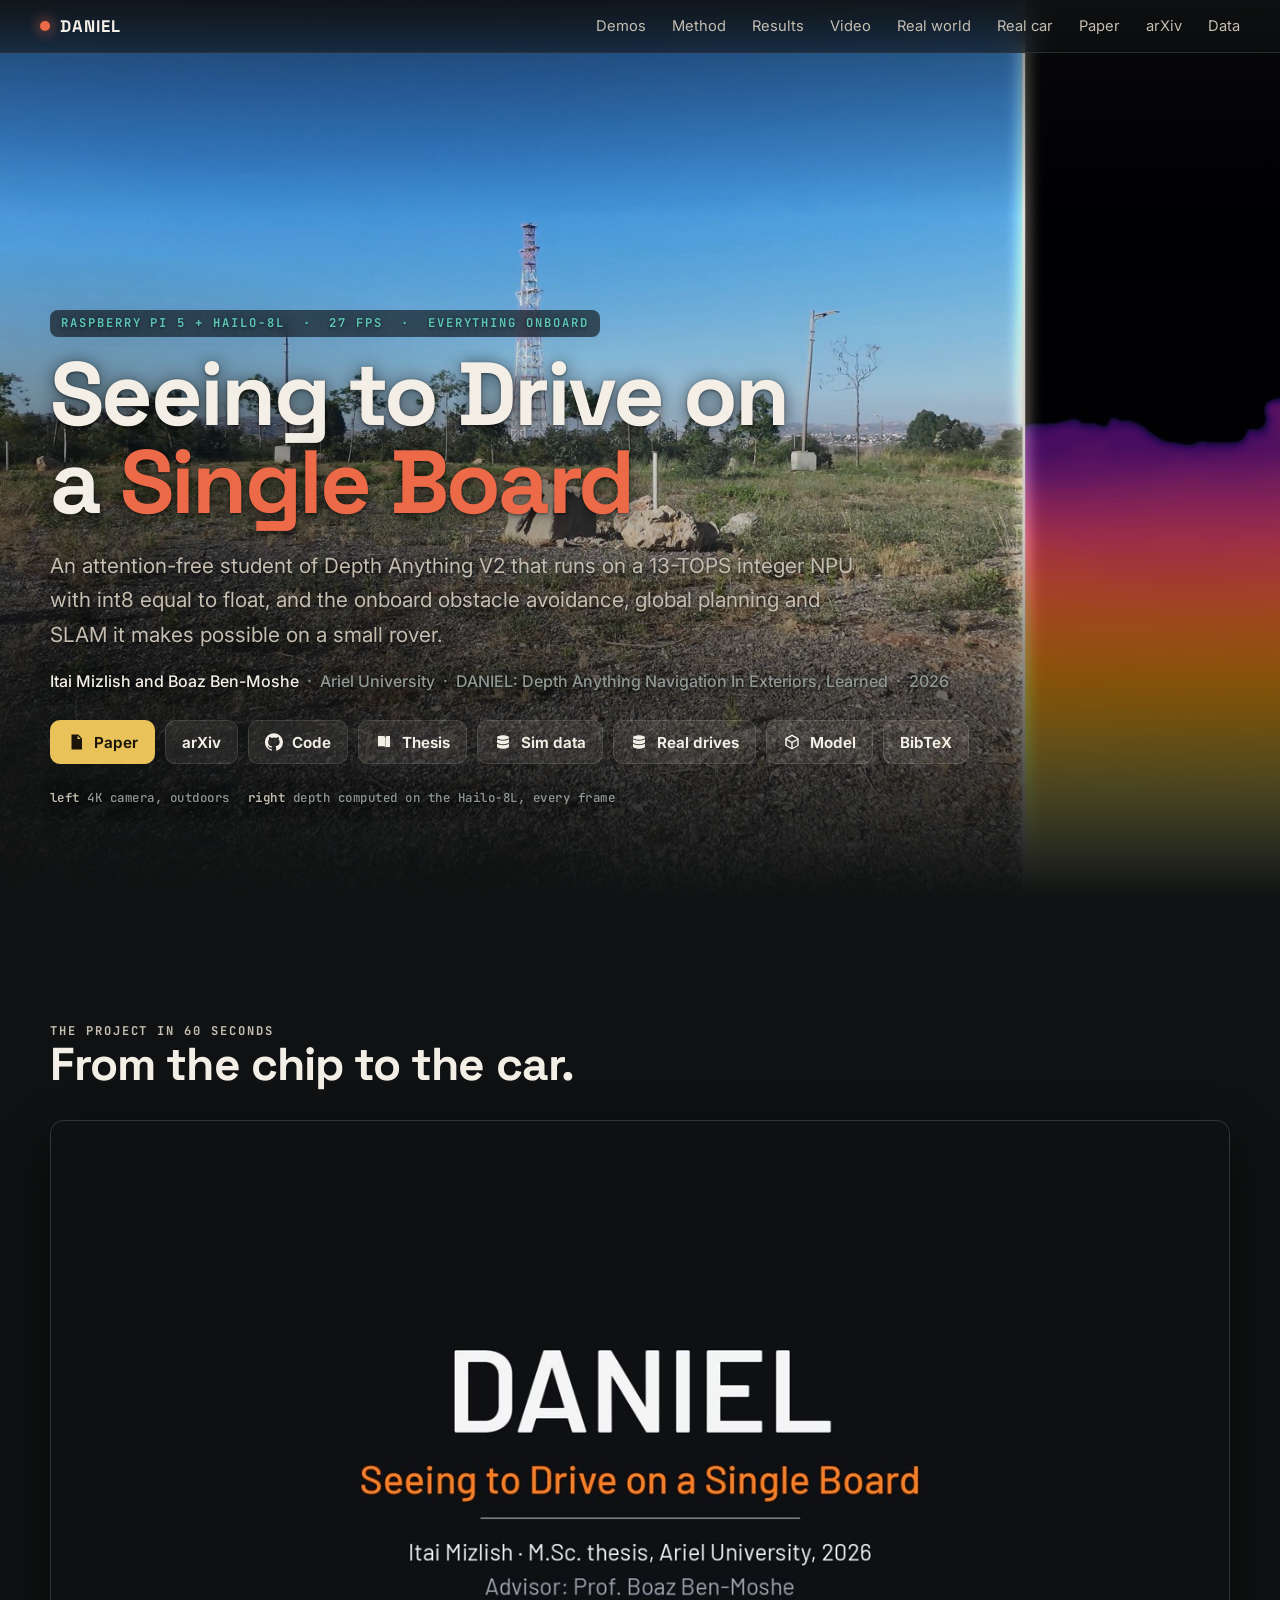
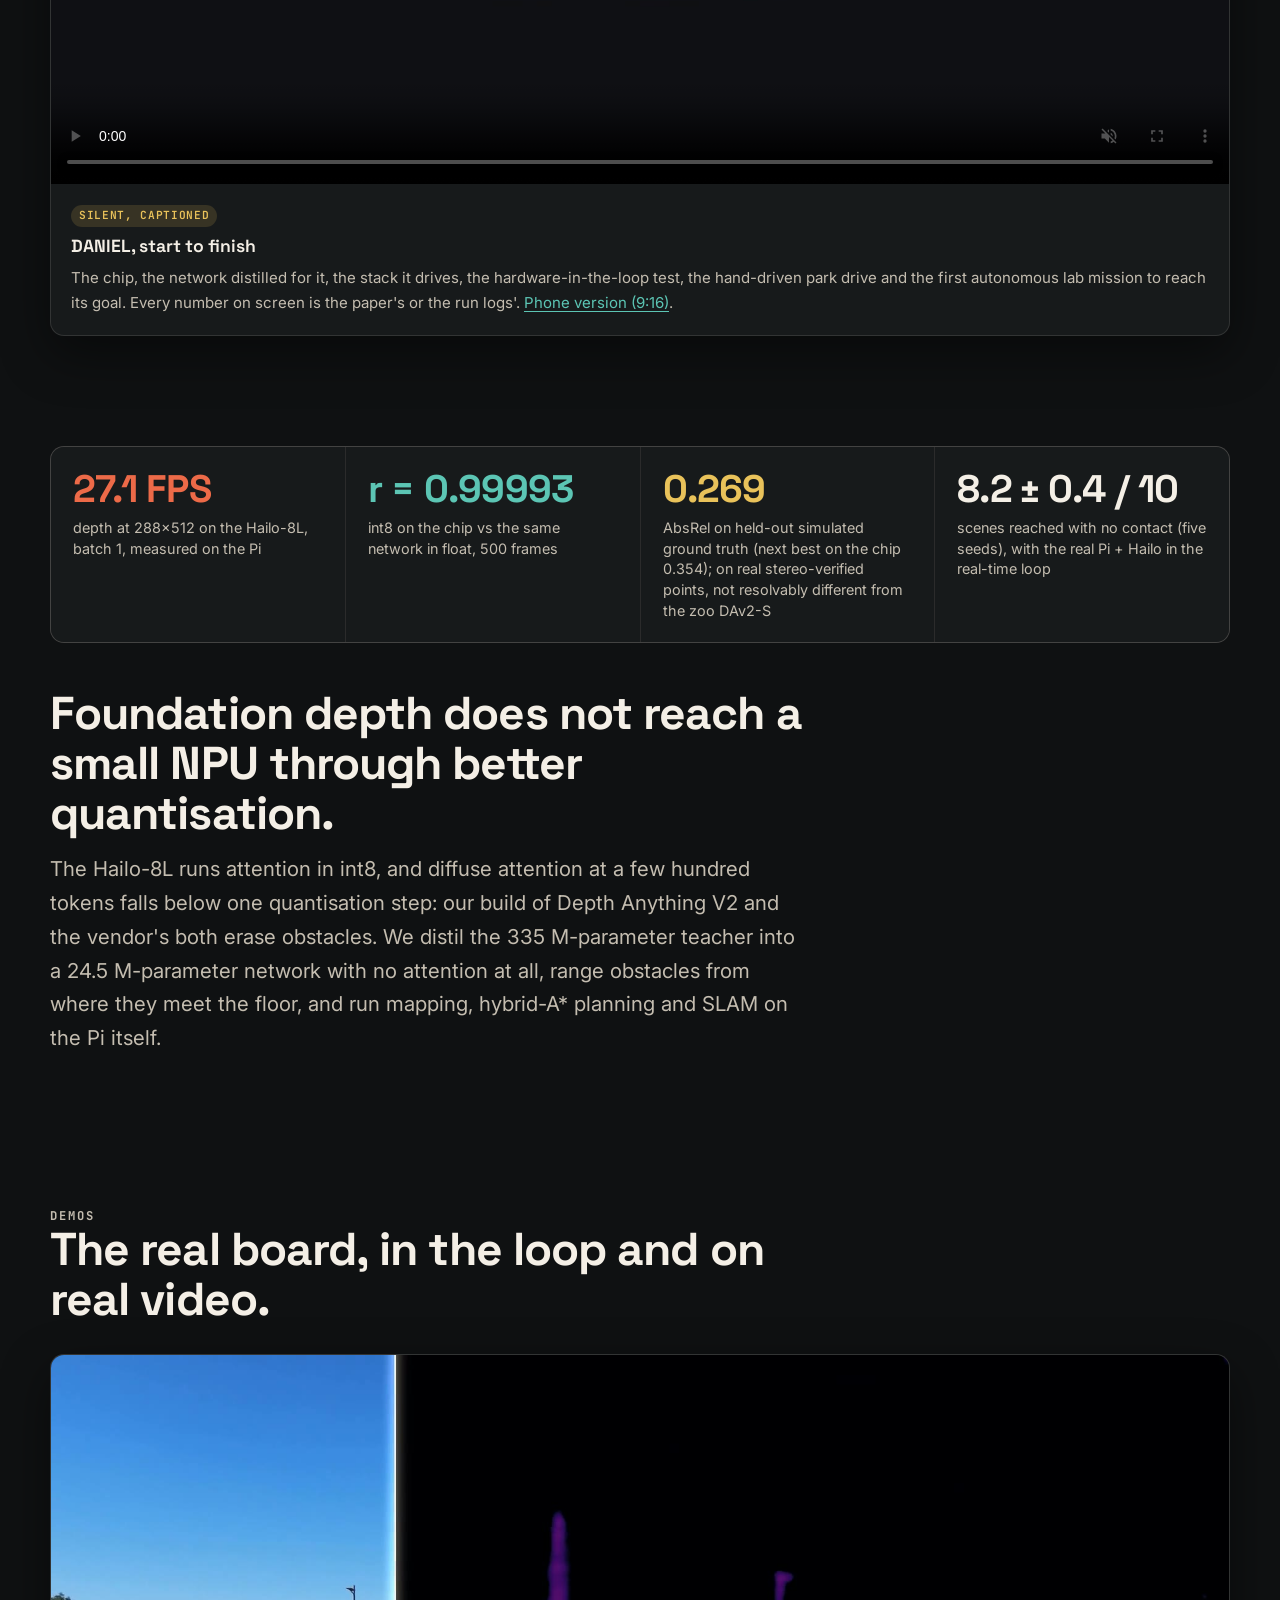
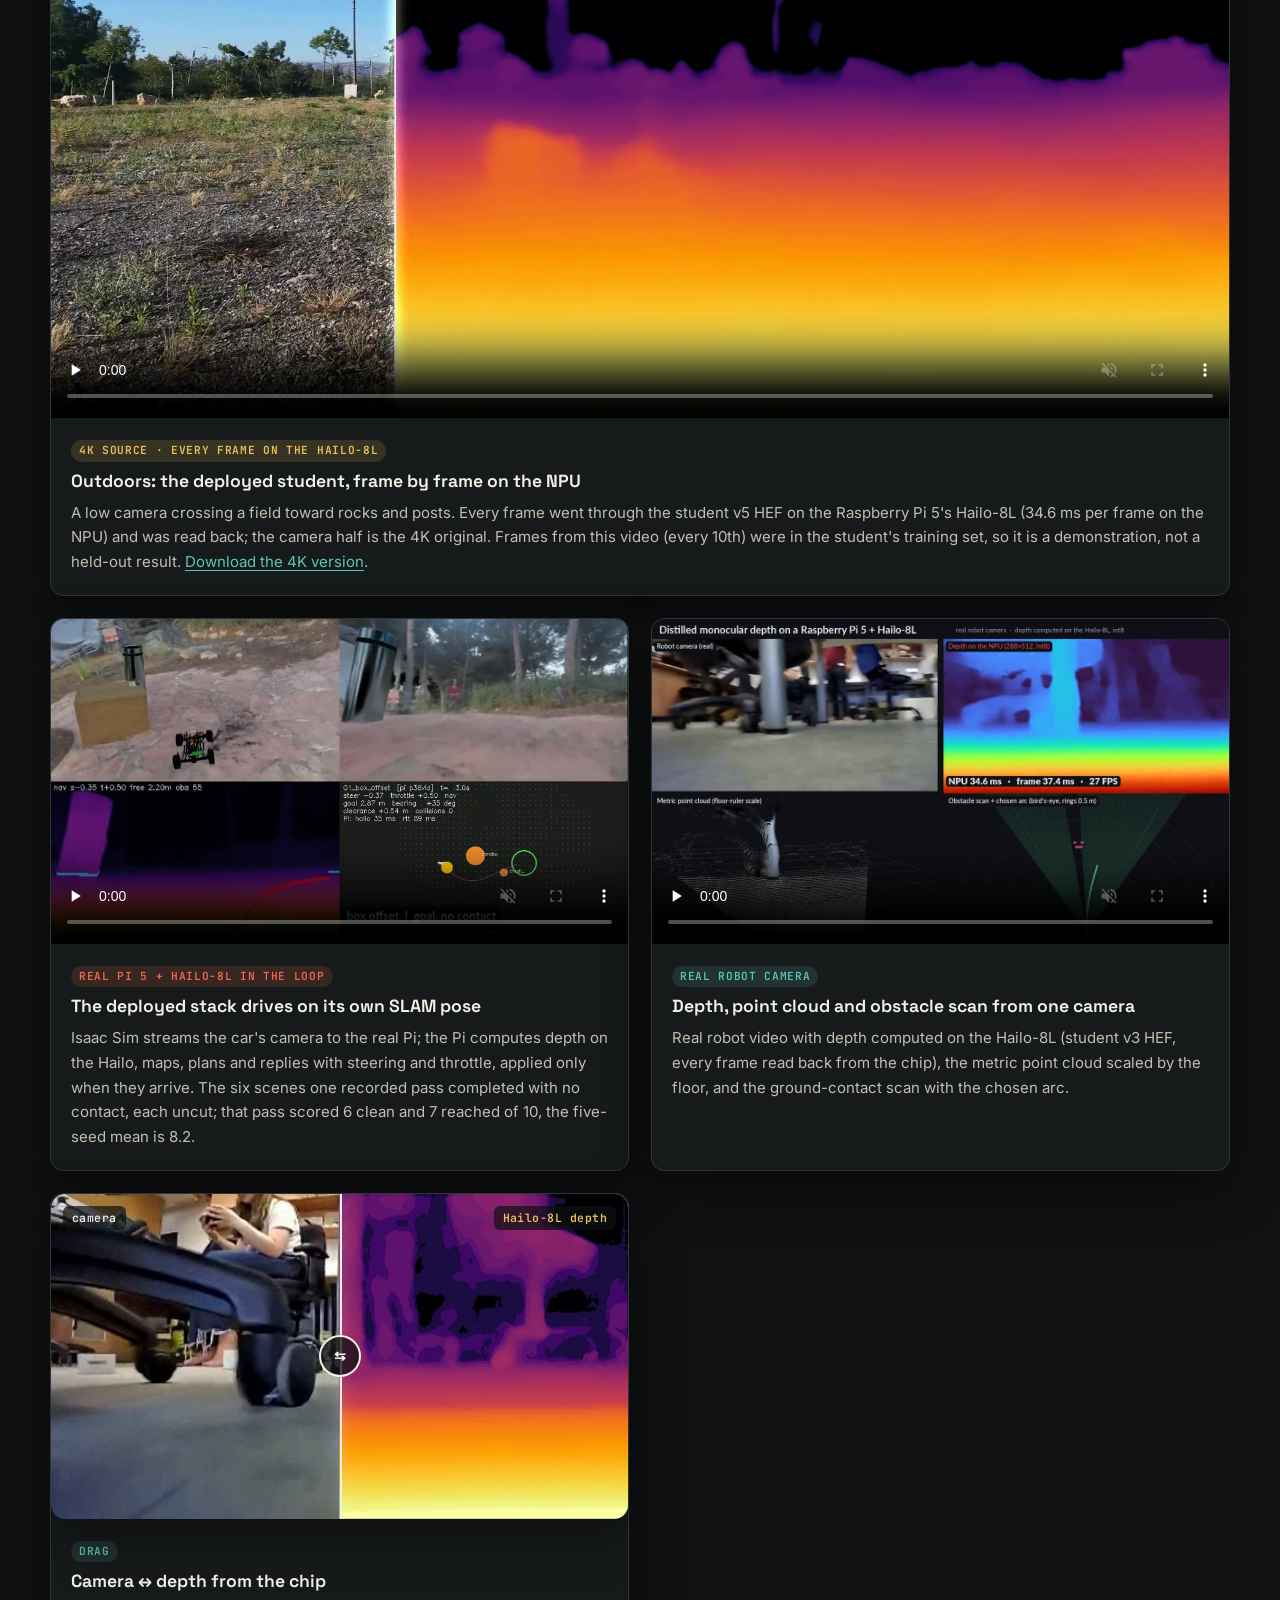
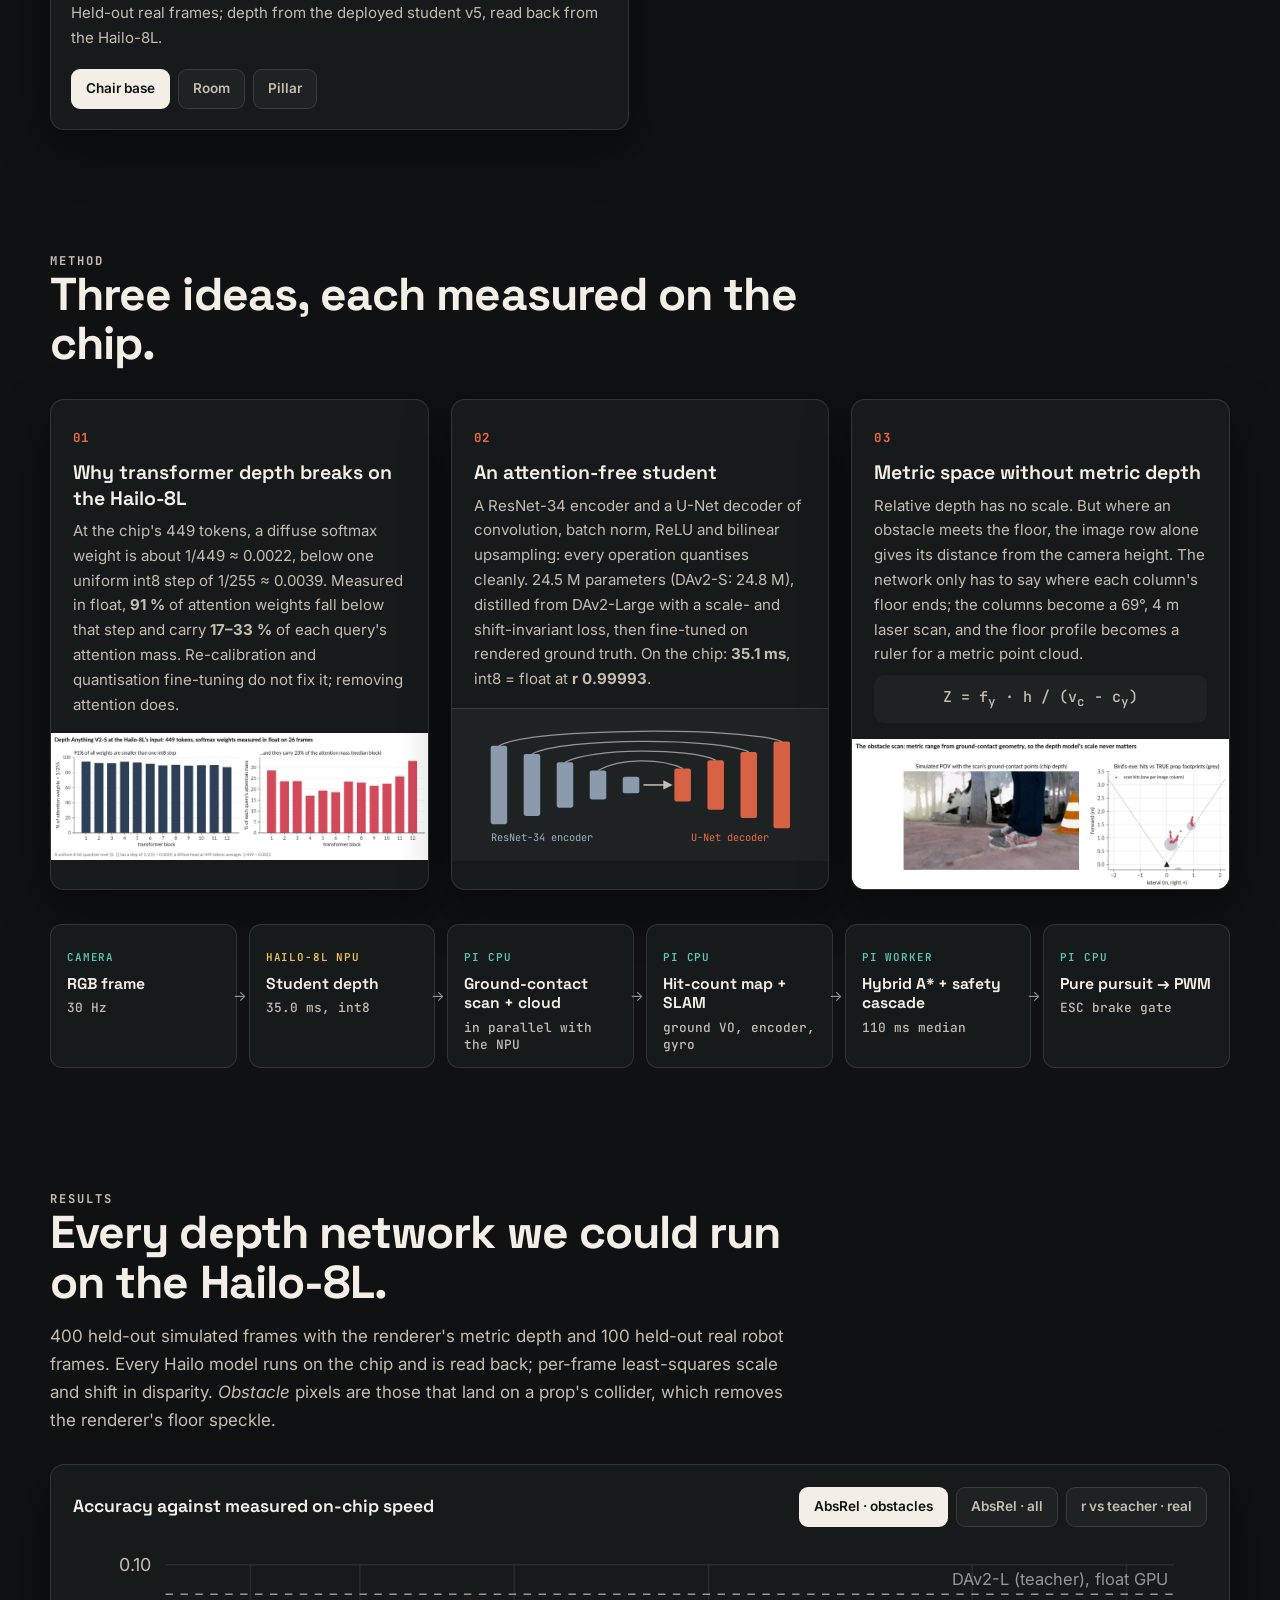
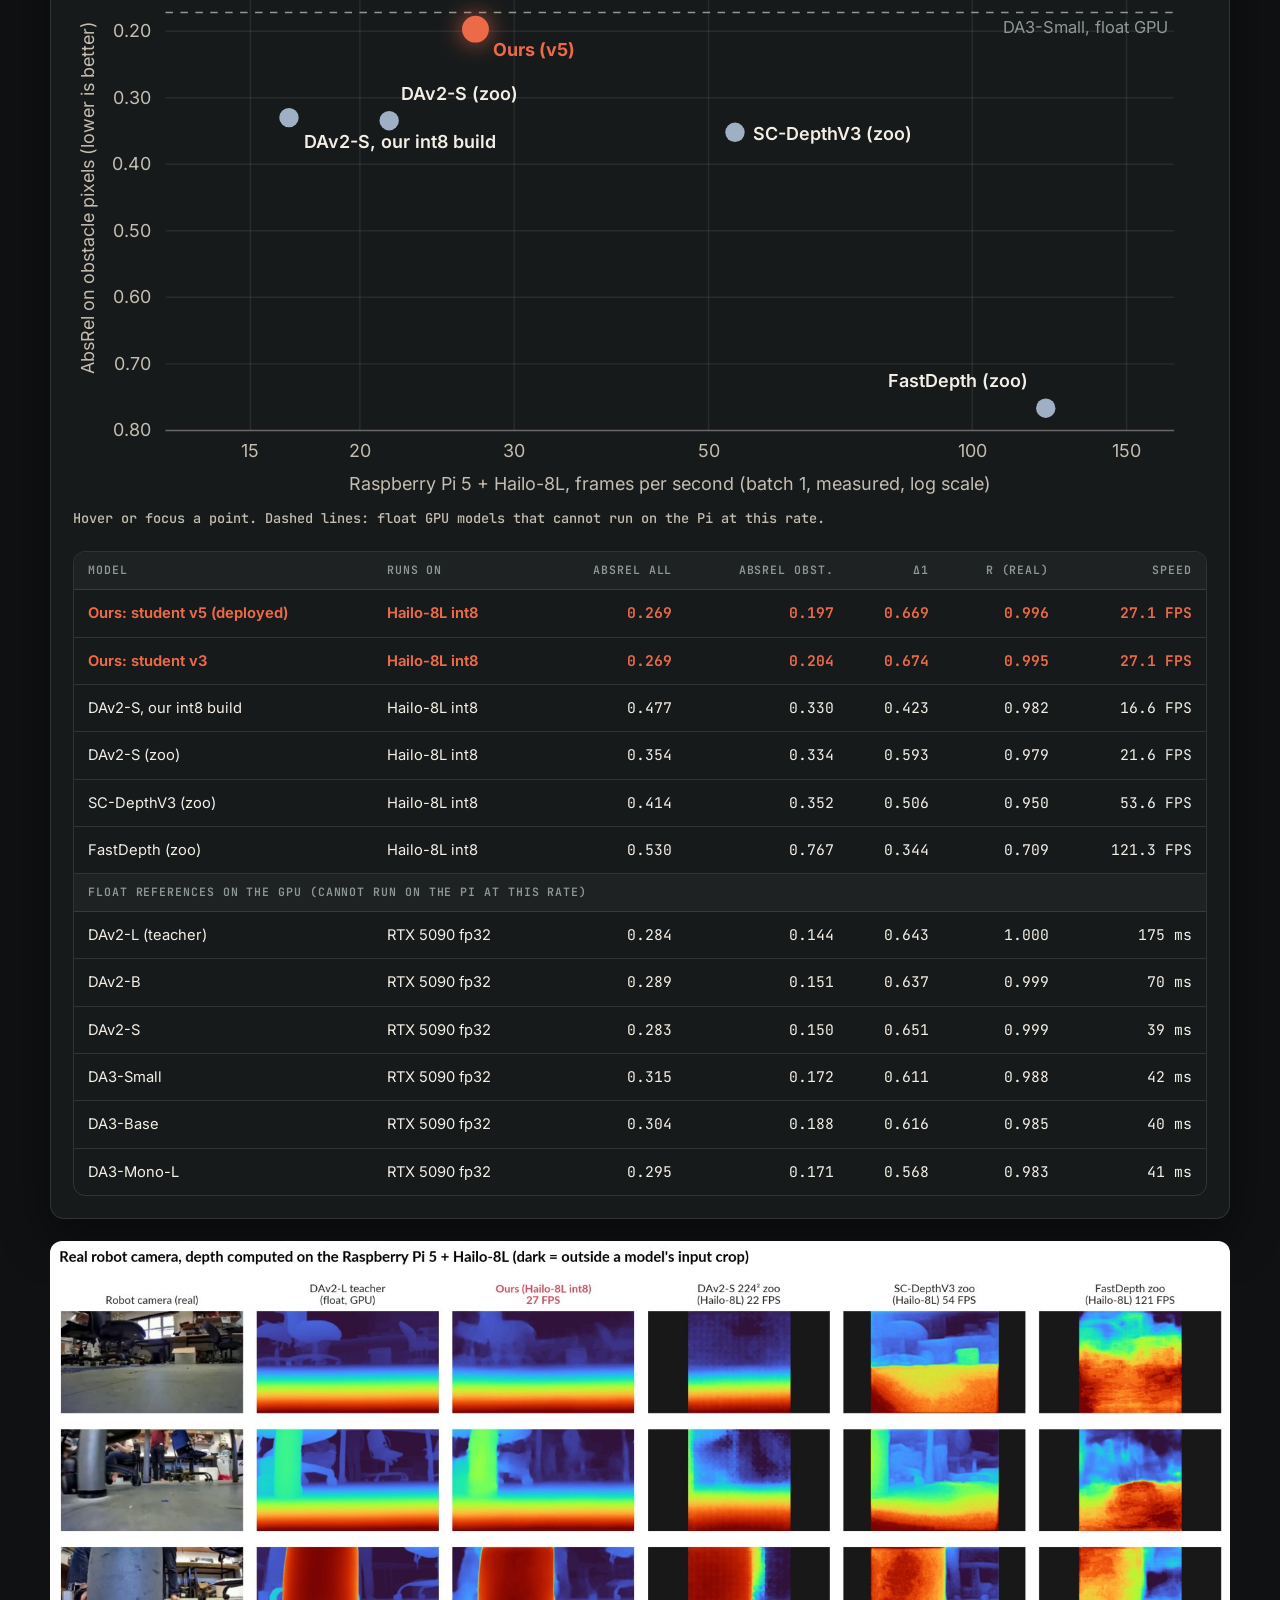
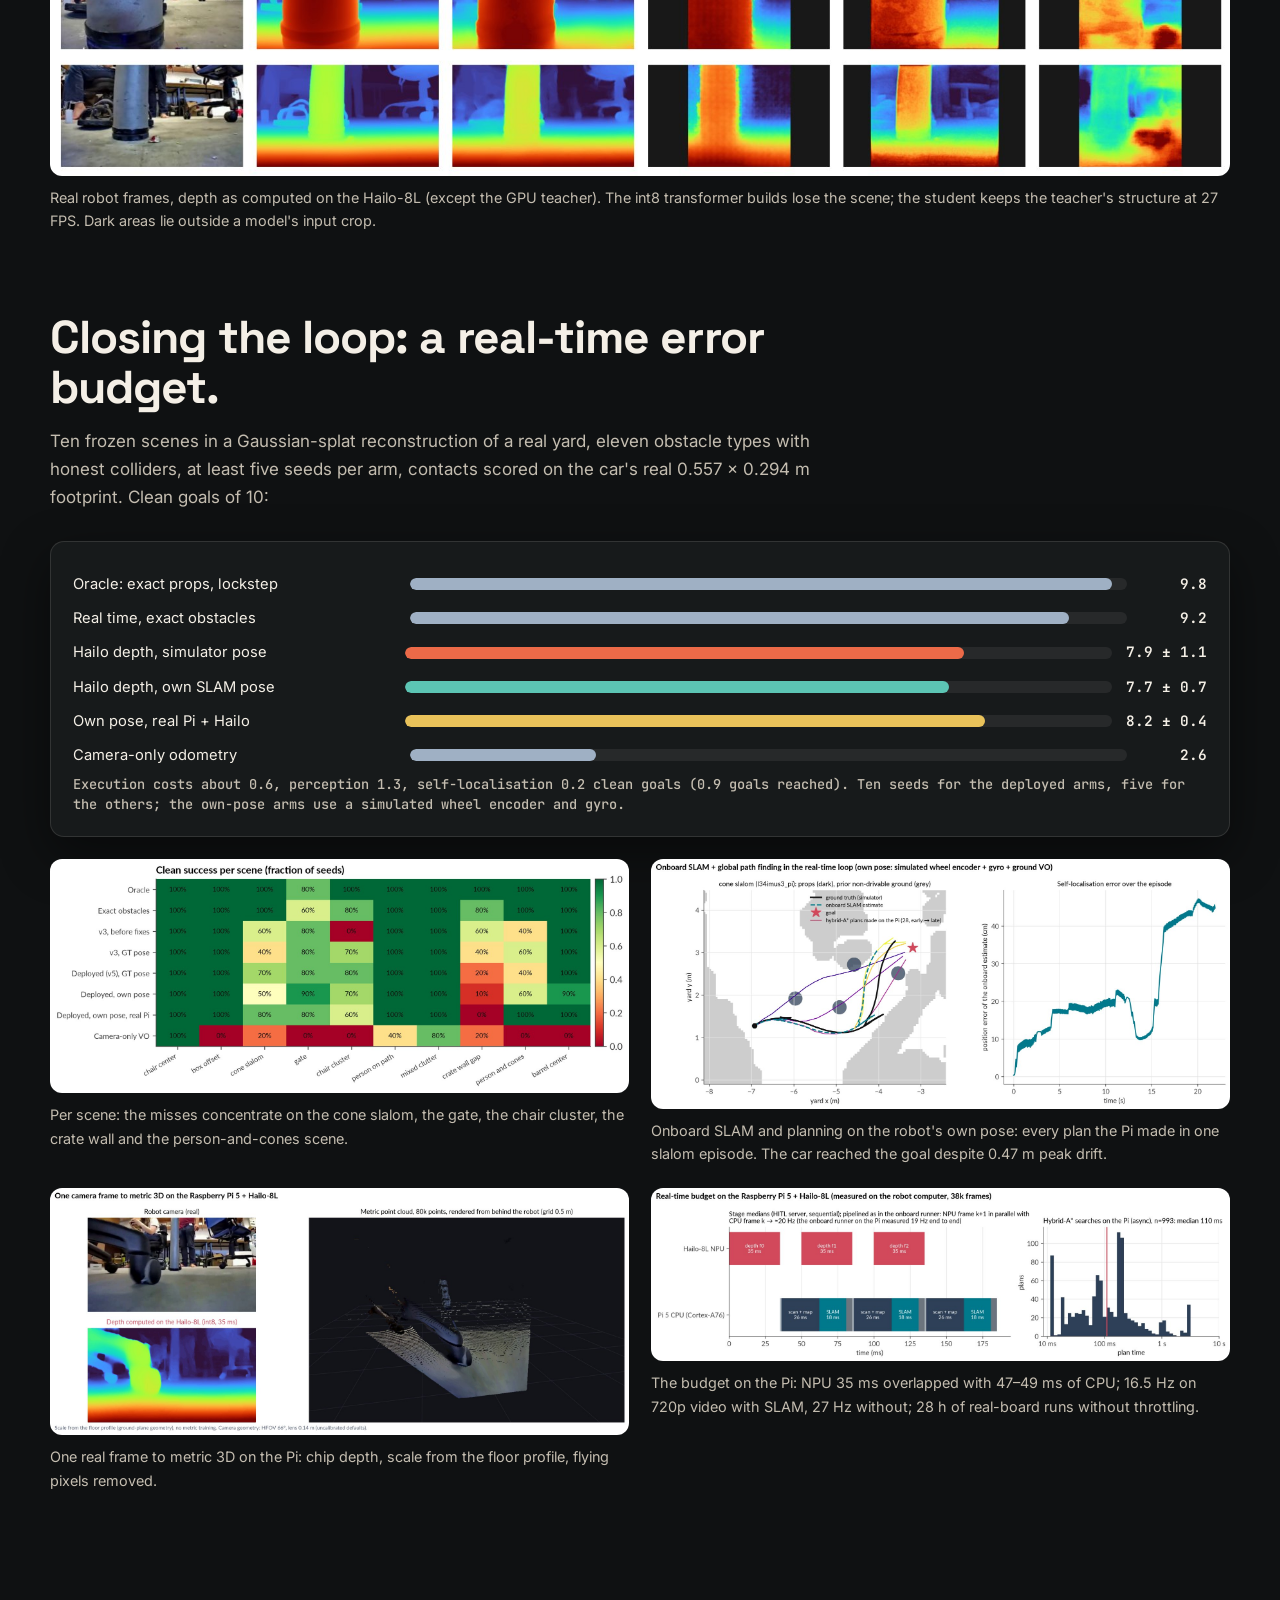
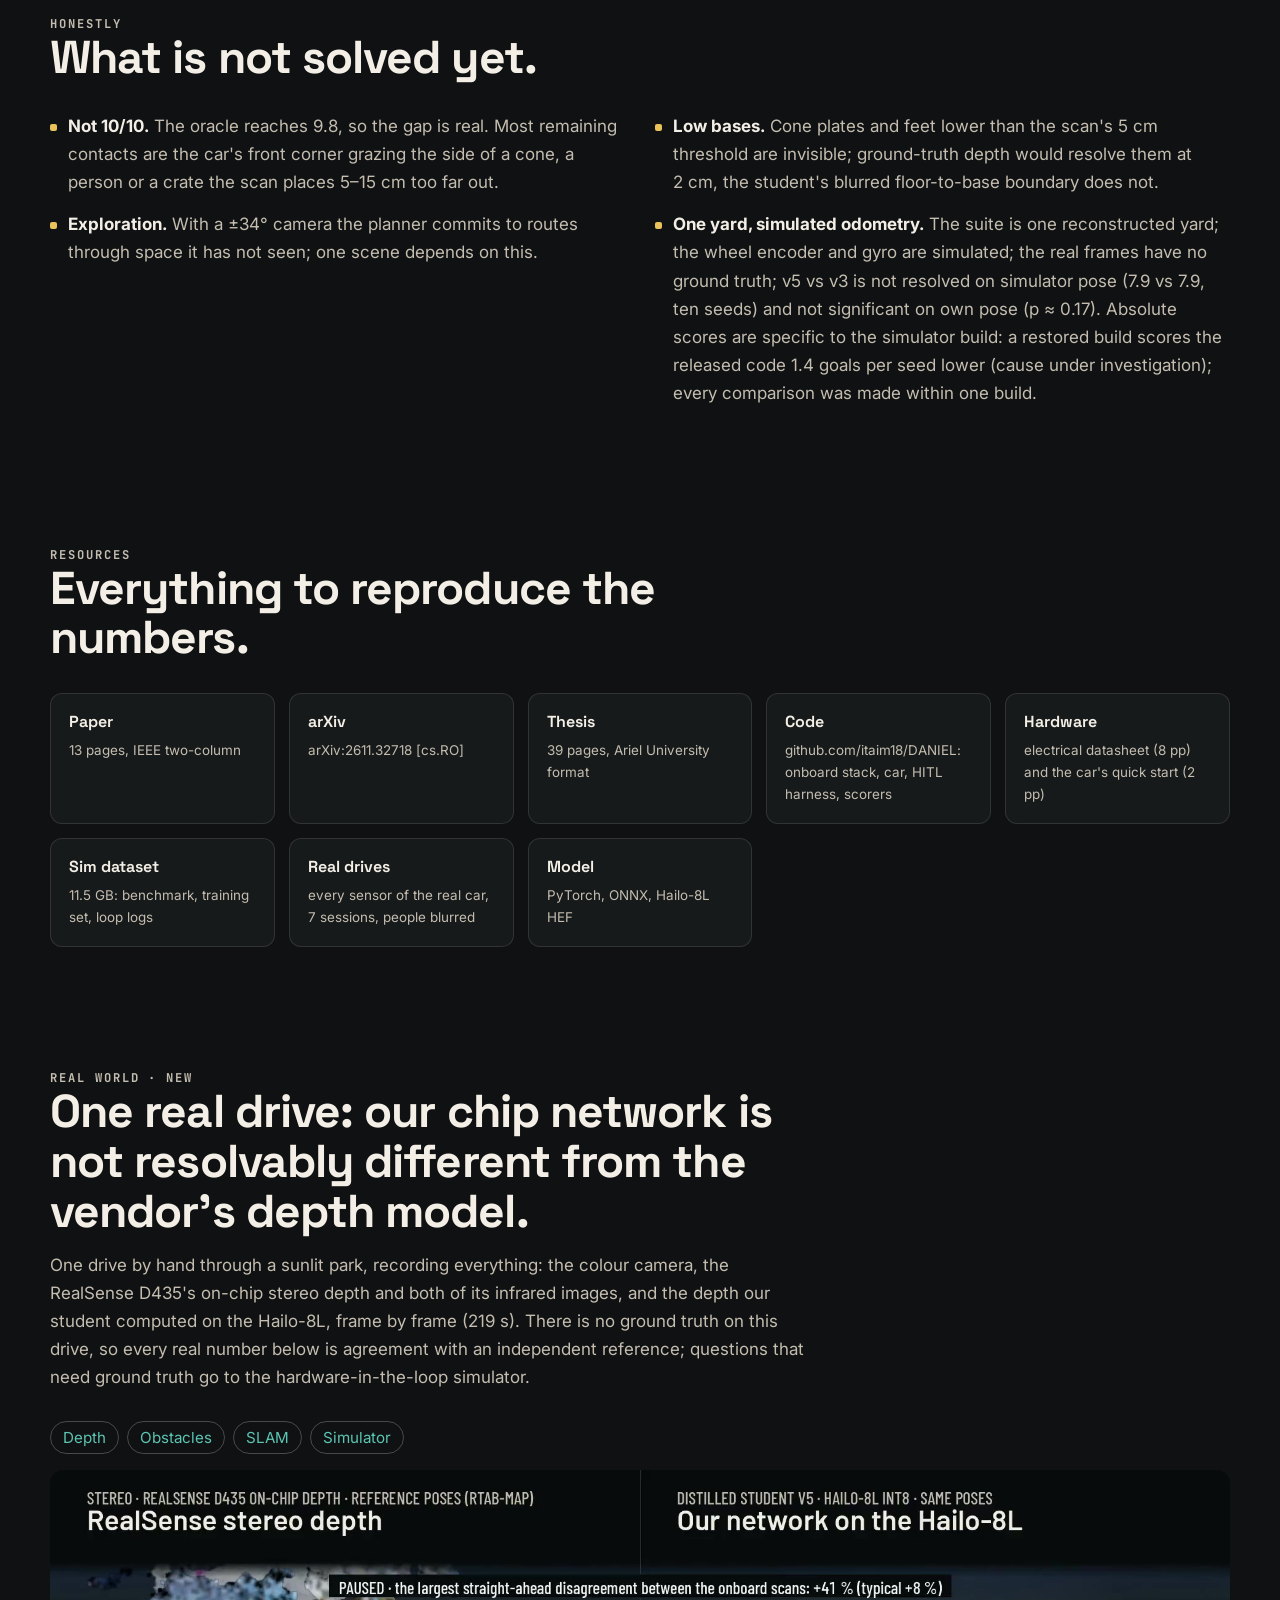
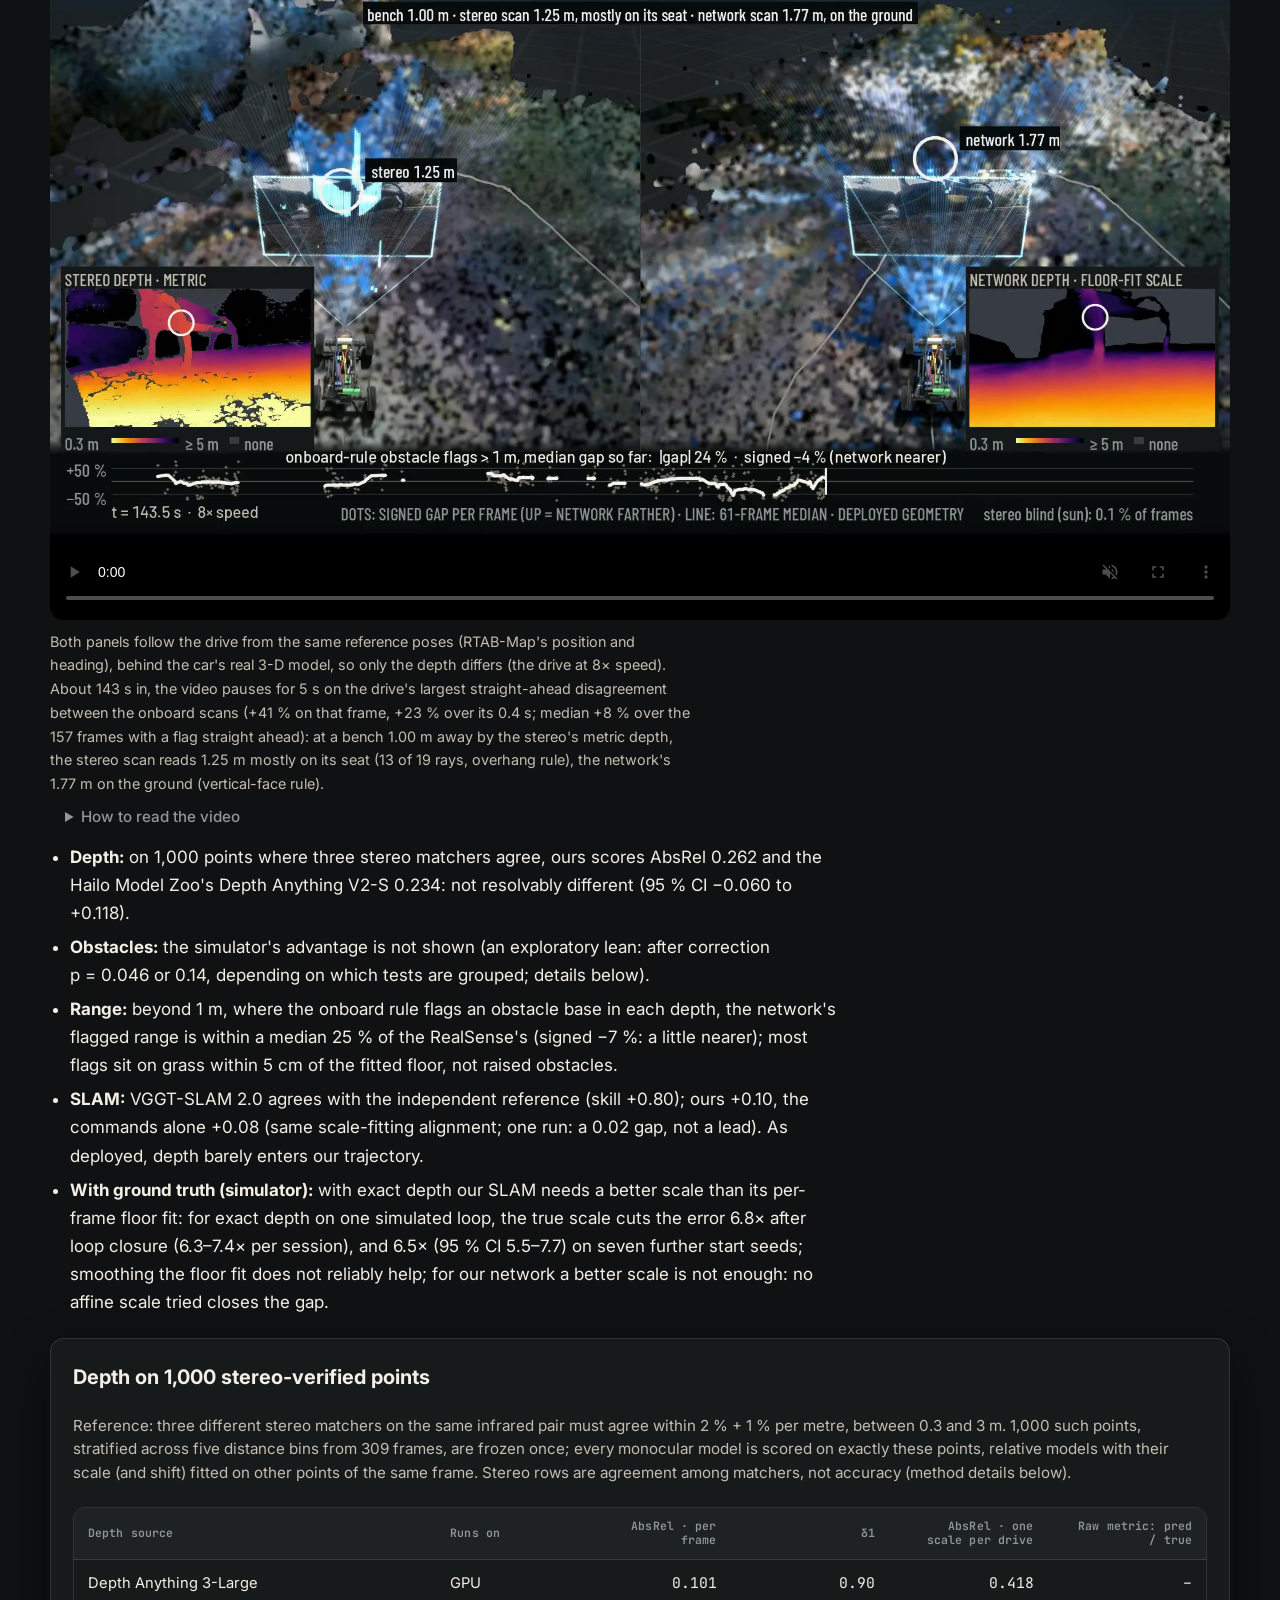
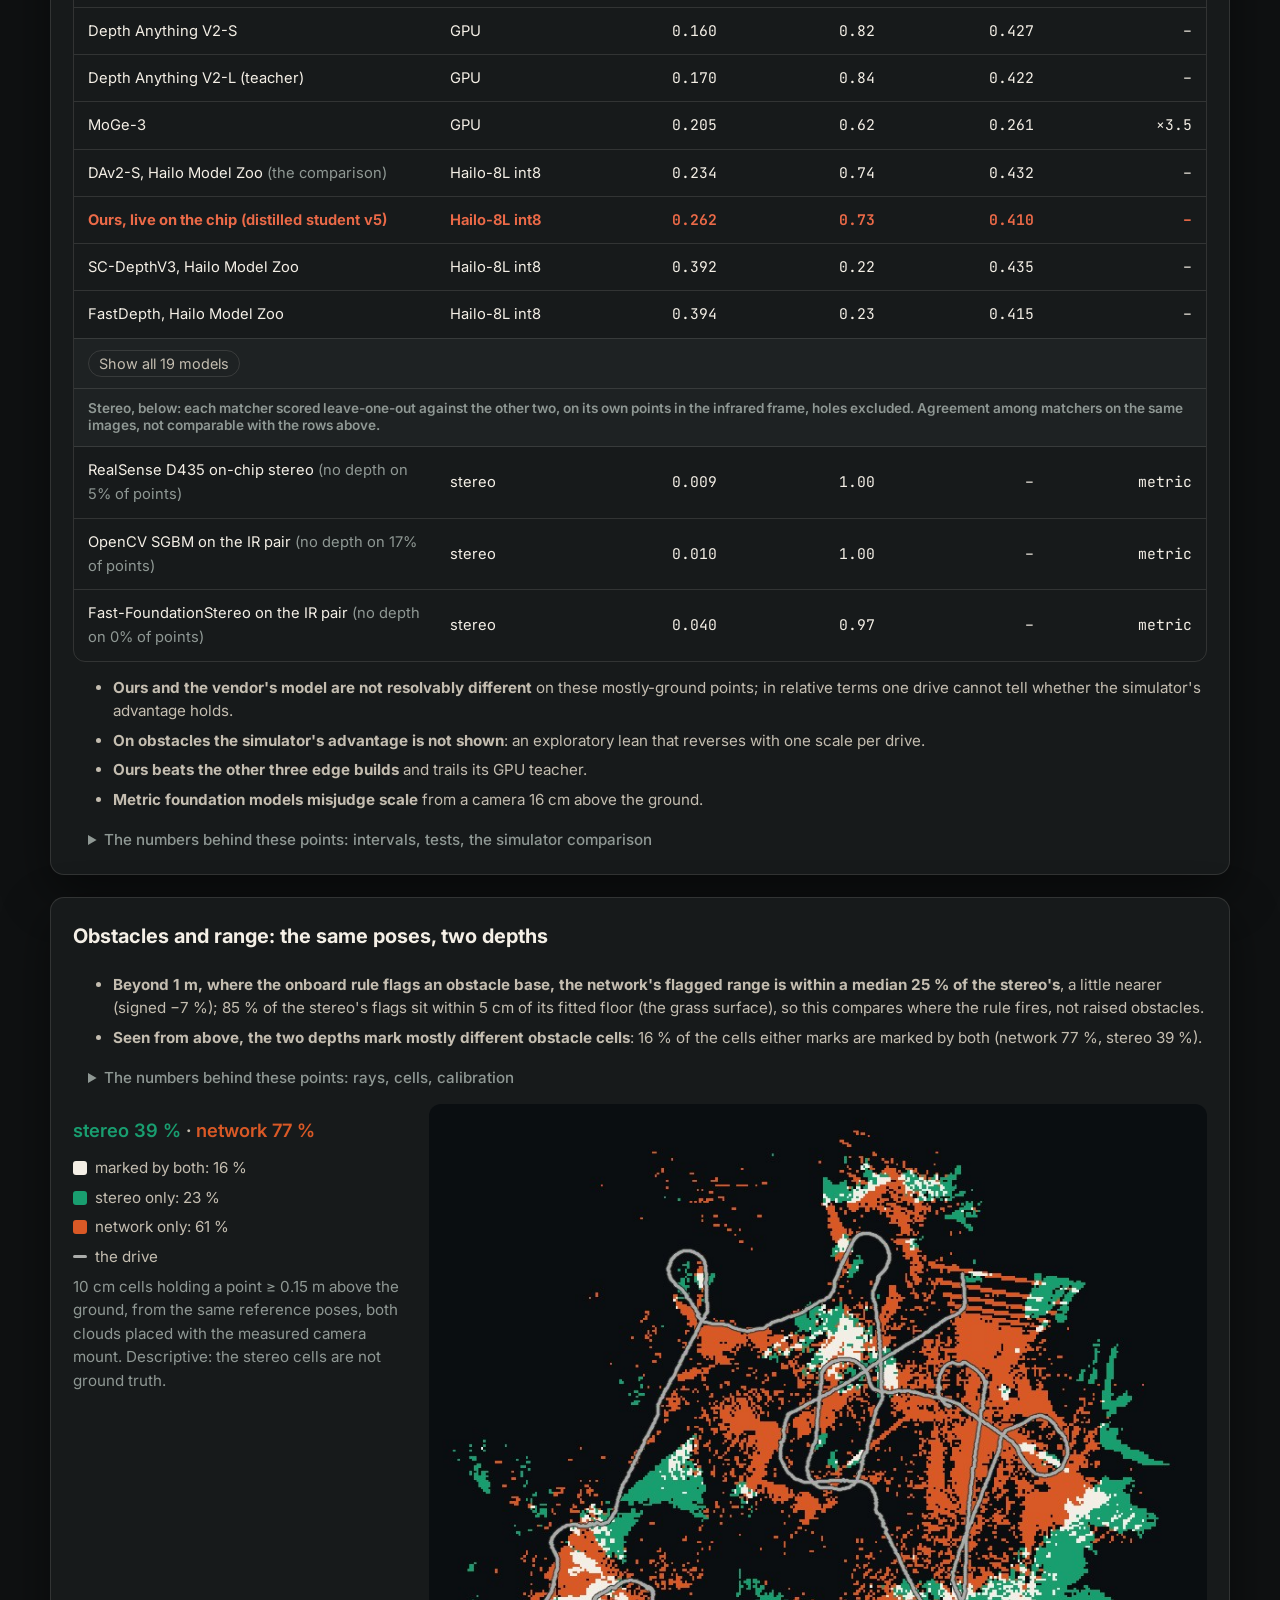
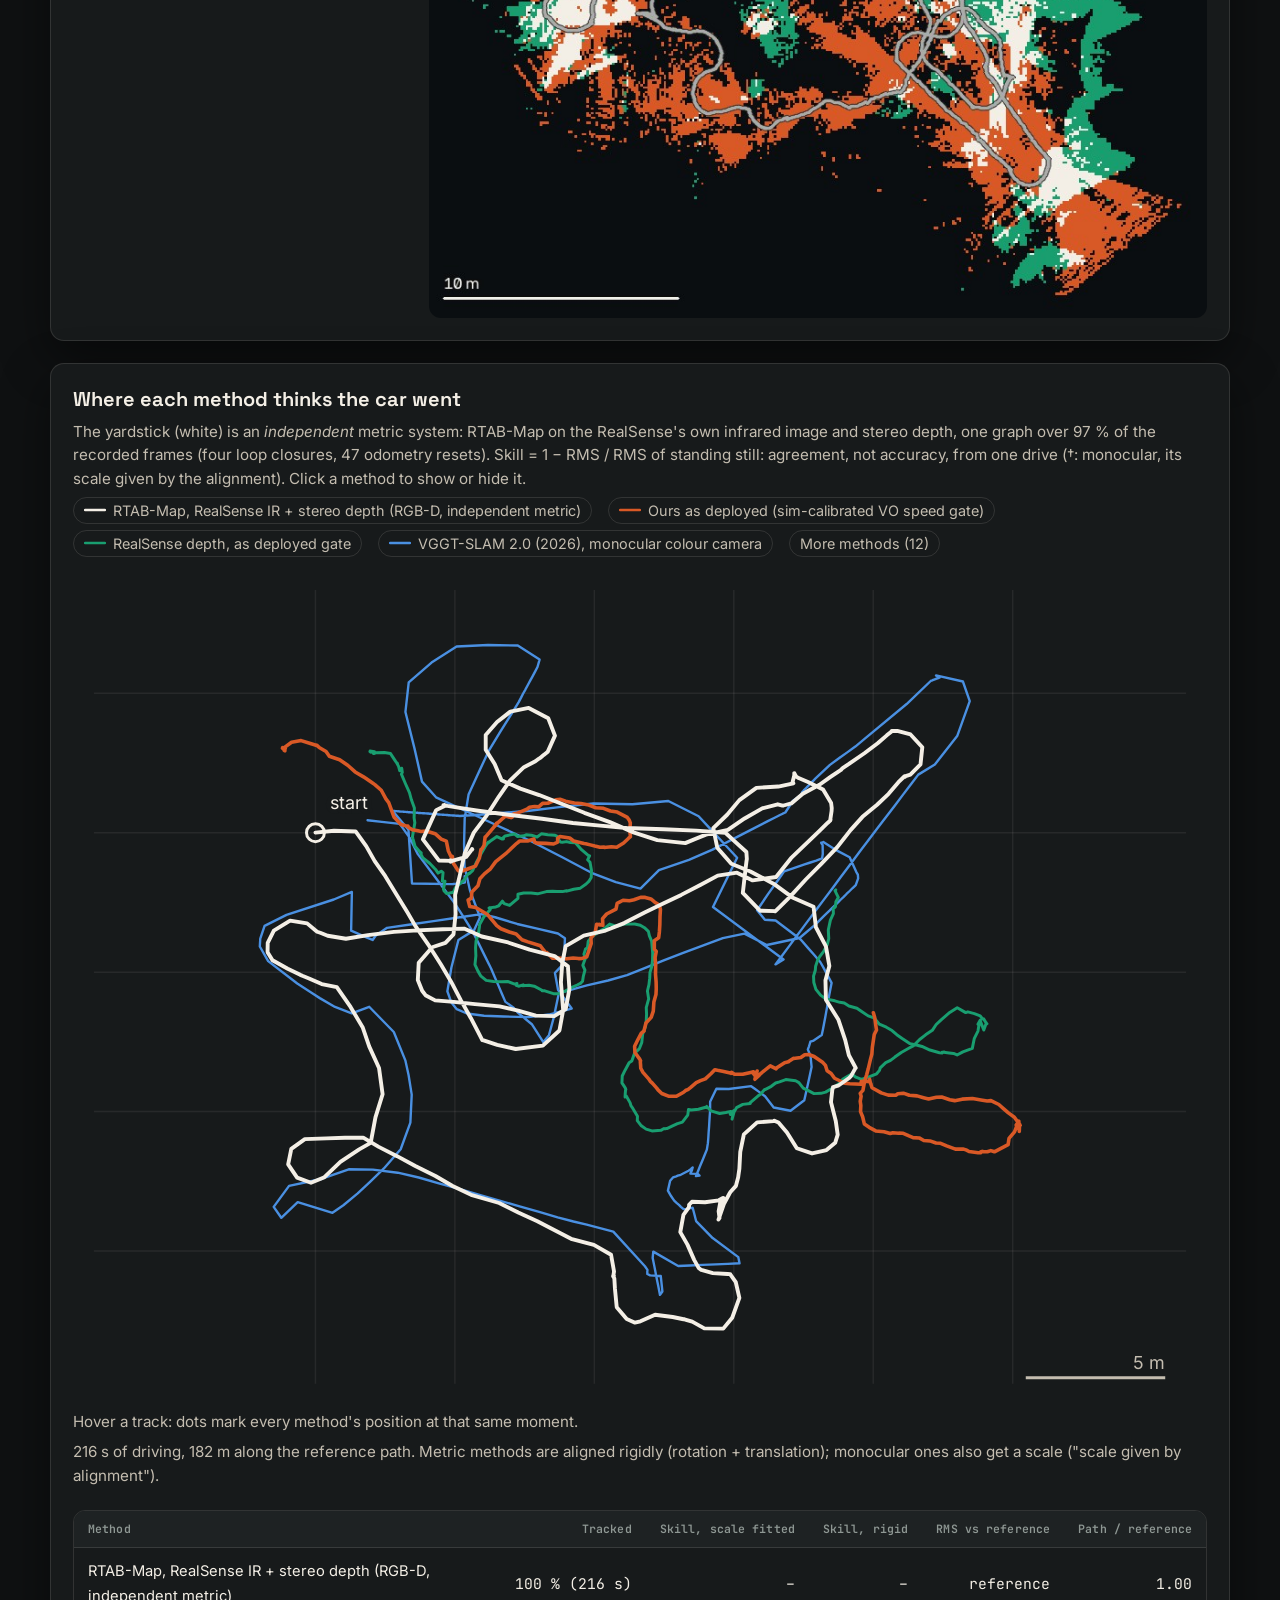
<file: docs/index.html>
<!doctype html>
<html lang="en">
<head>
  <meta charset="utf-8">
  <meta name="viewport" content="width=device-width, initial-scale=1">
  <title>Seeing to Drive on a Single Board | DANIEL</title>
  <meta name="description" content="An attention-free student of Depth Anything V2 runs at 27 FPS on a Raspberry Pi 5 + Hailo-8L, int8 equal to float, and drives a rover with onboard mapping, hybrid-A* planning and SLAM.">
  <meta property="og:title" content="Seeing to Drive on a Single Board">
  <meta property="og:description" content="Foundation-quality monocular depth on a Raspberry Pi 5 + Hailo-8L at 27 FPS, and the onboard obstacle avoidance, planning and SLAM it enables.">
  <link rel="canonical" href="https://itaim18.github.io/seeing-to-drive/">
  <meta property="og:url" content="https://itaim18.github.io/seeing-to-drive/">
  <meta property="og:site_name" content="DANIEL">
  <meta property="og:image" content="https://itaim18.github.io/seeing-to-drive/assets/og_card.jpg">
  <meta property="og:image:type" content="image/jpeg">
  <meta property="og:image:width" content="1200">
  <meta property="og:image:height" content="630">
  <meta property="og:image:alt" content="Seeing to Drive on a Single Board: a robot camera frame split against its depth computed on the Hailo-8L">
  <meta property="og:type" content="website">
  <meta name="twitter:card" content="summary_large_image">
  <meta name="twitter:title" content="Seeing to Drive on a Single Board">
  <meta name="twitter:description" content="Foundation-quality monocular depth on a Raspberry Pi 5 + Hailo-8L at 27 FPS, and the onboard obstacle avoidance, planning and SLAM it enables.">
  <meta name="twitter:image" content="https://itaim18.github.io/seeing-to-drive/assets/og_card.jpg">
  <link rel="icon" href="data:image/svg+xml,%3Csvg xmlns='http://www.w3.org/2000/svg' viewBox='0 0 32 32'%3E%3Ccircle cx='16' cy='16' r='9' fill='%23ec6a48'/%3E%3C/svg%3E">
  <link rel="preconnect" href="https://fonts.googleapis.com">
  <link rel="preconnect" href="https://fonts.gstatic.com" crossorigin>
  <link rel="stylesheet" href="https://fonts.googleapis.com/css2?family=Inter:wght@400;500;600;700&family=JetBrains+Mono:wght@500;600;700&family=Space+Grotesk:wght@500;600;700&display=swap">
  <link rel="stylesheet" href="assets/styles.css">
</head>
<body>
<header class="site-header">
  <a class="brand" href="#top" aria-label="DANIEL, back to top"><span class="brand-dot" aria-hidden="true"></span>DANIEL</a>
  <nav class="nav-links" aria-label="Primary">
    <a href="#demos">Demos</a>
    <a href="#method" class="opt">Method</a>
    <a href="#results">Results</a>
    <a href="#promo">Video</a>
    <a href="#realworld">Real world</a>
    <a href="#realcar" class="opt">Real car</a>
    <a href="paper.pdf">Paper</a>
    <a href="https://arxiv.org/abs/2611.32718" class="opt">arXiv</a>
    <a href="https://huggingface.co/datasets/itaimizlish/daniel-yard-depth" class="opt">Data</a>
  </nav>
</header>

<main id="top">
<section class="hero" aria-labelledby="hero-title">
  <video class="hero-video" autoplay muted loop playsinline preload="metadata" poster="assets/media/hero_poster.jpg" aria-hidden="true">
    <source src="assets/media/hero.mp4" type="video/mp4">
  </video>
  <div class="hero-scrim" aria-hidden="true"></div>
  <div class="hero-copy">
    <p class="eyebrow">Raspberry Pi 5 + Hailo-8L &nbsp;·&nbsp; 27 FPS &nbsp;·&nbsp; everything onboard</p>
    <h1 id="hero-title">Seeing to Drive on a <em>Single Board</em></h1>
    <p class="subtitle">An attention-free student of Depth Anything&nbsp;V2 that runs on a 13-TOPS integer NPU with int8 equal to float,
      and the onboard obstacle avoidance, global planning and SLAM it makes possible on a small rover.</p>
    <p class="author">Itai Mizlish and Boaz Ben-Moshe <span>&nbsp;·&nbsp; Ariel University &nbsp;·&nbsp; DANIEL: Depth Anything Navigation In Exteriors, Learned &nbsp;·&nbsp; 2026</span></p>
    <div class="hero-actions">
      <a class="button primary" href="paper.pdf">
        <svg viewBox="0 0 24 24" aria-hidden="true"><path d="M6 2h9l5 5v15H6zM14 3.5V8h4.5M8.5 12h7v1.5h-7zm0 3h7v1.5h-7z"/></svg>Paper</a>
      <a class="button" href="https://arxiv.org/abs/2611.32718">arXiv</a>
      <a class="button" href="https://github.com/itaim18/DANIEL">
        <svg viewBox="0 0 24 24" aria-hidden="true"><path d="M12 .3a12 12 0 0 0-3.8 23.4c.6.1.8-.3.8-.6v-2c-3.3.7-4-1.6-4-1.6-.6-1.4-1.4-1.8-1.4-1.8-1-.7.1-.7.1-.7 1.2.1 1.8 1.2 1.8 1.2 1 1.8 2.8 1.3 3.5 1 0-.8.4-1.3.7-1.6-2.7-.3-5.5-1.3-5.5-6 0-1.2.5-2.3 1.3-3.1-.2-.4-.6-1.6 0-3.2 0 0 1-.3 3.4 1.2a11.5 11.5 0 0 1 6 0c2.3-1.5 3.3-1.2 3.3-1.2.6 1.6.2 2.8 0 3.2.9.8 1.3 1.9 1.3 3.2 0 4.6-2.8 5.6-5.5 5.9.5.4.9 1.1.9 2.2v3.3c0 .3.1.7.8.6A12 12 0 0 0 12 .3"/></svg>Code</a>
      <a class="button" href="thesis.pdf">
        <svg viewBox="0 0 24 24" aria-hidden="true"><path d="M4 4h7a3 3 0 0 1 3 3v13a2.5 2.5 0 0 0-2.5-2.5H4zm16 0h-4a3 3 0 0 0-1.5.4V19a3 3 0 0 1 1.5-.5H20z"/></svg>Thesis</a>
      <a class="button" href="https://huggingface.co/datasets/itaimizlish/daniel-yard-depth">
        <svg viewBox="0 0 24 24" aria-hidden="true"><path d="M12 3c4.4 0 8 1.3 8 3s-3.6 3-8 3-8-1.3-8-3 3.6-3 8-3zm-8 5.3C5.6 9.5 8.6 10.2 12 10.2s6.4-.7 8-1.9V12c0 1.7-3.6 3-8 3s-8-1.3-8-3zm0 6c1.6 1.2 4.6 1.9 8 1.9s6.4-.7 8-1.9V18c0 1.7-3.6 3-8 3s-8-1.3-8-3z"/></svg>Sim data</a>
      <a class="button" href="https://huggingface.co/datasets/itaimizlish/daniel-real-drives">
        <svg viewBox="0 0 24 24" aria-hidden="true"><path d="M12 3c4.4 0 8 1.3 8 3s-3.6 3-8 3-8-1.3-8-3 3.6-3 8-3zm-8 5.3C5.6 9.5 8.6 10.2 12 10.2s6.4-.7 8-1.9V12c0 1.7-3.6 3-8 3s-8-1.3-8-3zm0 6c1.6 1.2 4.6 1.9 8 1.9s6.4-.7 8-1.9V18c0 1.7-3.6 3-8 3s-8-1.3-8-3z"/></svg>Real drives</a>
      <a class="button" href="https://huggingface.co/itaimizlish/daniel-student-depth">
        <svg viewBox="0 0 24 24" aria-hidden="true"><path d="M12 2 3 7v10l9 5 9-5V7zm0 2.3L18.6 8 12 11.7 5.4 8zM5 9.7l6 3.4v6.6l-6-3.4zm8 10V13l6-3.3v6.6z"/></svg>Model</a>
      <a class="button" href="#cite">BibTeX</a>
    </div>
    <p class="wipe-hint" aria-hidden="true"><span><b>left</b> 4K camera, outdoors</span><span><b>right</b> depth computed on the Hailo-8L, every frame</span></p>
  </div>
</section>

<section class="section" id="promo" aria-labelledby="promo-title">
  <div class="section-heading">
    <p class="eyebrow">The project in 60 seconds</p>
    <h2 id="promo-title">From the chip to the car.</h2>
  </div>
  <div class="video-grid">
    <article class="video-card feature">
      <video controls playsinline muted preload="metadata" poster="assets/media/promo_poster.jpg"><source src="assets/media/promo.mp4" type="video/mp4"></video>
      <div class="video-copy"><span class="tag g">Silent, captioned</span>
        <h3>DANIEL, start to finish</h3>
        <p>The chip, the network distilled for it, the stack it drives, the hardware-in-the-loop test, the hand-driven park drive and
          the first autonomous lab mission to reach its goal. Every number on screen is the paper's or the run logs'.
          <a href="assets/media/promo_phone.mp4">Phone version (9:16)</a>.</p></div>
    </article>
  </div>
</section>

<section class="section" aria-labelledby="tldr">
  <div class="keys">
    <div class="key"><b class="c">27.1&nbsp;FPS</b><span>depth at 288×512 on the Hailo-8L, batch&nbsp;1, measured on the Pi</span></div>
    <div class="key"><b class="t">r&nbsp;=&nbsp;0.99993</b><span>int8 on the chip vs the same network in float, 500 frames</span></div>
    <div class="key"><b class="g">0.269</b><span>AbsRel on held-out simulated ground truth (next best on the chip 0.354); on real stereo-verified points, not resolvably different from the zoo DAv2-S</span></div>
    <div class="key"><b>8.2&thinsp;&plusmn;&thinsp;0.4&nbsp;/&nbsp;10</b><span>scenes reached with no contact (five seeds), with the real Pi + Hailo in the real-time loop</span></div>
  </div>
  <div class="section-heading" style="margin-top:46px">
    <h2 id="tldr">Foundation depth does not reach a small NPU through better quantisation.</h2>
    <p class="lead">The Hailo-8L runs attention in int8, and diffuse attention at a few hundred tokens falls below one quantisation
      step: our build of Depth Anything V2 and the vendor's both erase obstacles. We distil the 335&nbsp;M-parameter teacher into a
      24.5&nbsp;M-parameter network with no attention at all, range obstacles from where they meet the floor, and run mapping,
      hybrid-A* planning and SLAM on the Pi itself.</p>
  </div>
</section>

<section class="section" id="demos" aria-labelledby="demos-title">
  <div class="section-heading">
    <p class="eyebrow">Demos</p>
    <h2 id="demos-title">The real board, in the loop and on real video.</h2>
  </div>
  <div class="video-grid">
    <article class="video-card feature">
      <video controls playsinline muted preload="none" poster="assets/media/showcase_poster.jpg"><source src="assets/media/showcase_1080p.mp4" type="video/mp4"></video>
      <div class="video-copy"><span class="tag g">4K source · every frame on the Hailo-8L</span>
        <h3>Outdoors: the deployed student, frame by frame on the NPU</h3>
        <p>A low camera crossing a field toward rocks and posts. Every frame went through the student v5 HEF on the Raspberry Pi 5's
          Hailo-8L (34.6&nbsp;ms per frame on the NPU) and was read back; the camera half is the 4K original. Frames from this
          video (every 10th) were in the student's training set, so it is a demonstration, not a held-out result.
          <a href="https://huggingface.co/itaimizlish/daniel-student-depth/resolve/main/media/showcase_4k.mp4">Download the 4K version</a>.</p></div>
    </article>
    <article class="video-card">
      <video controls playsinline muted preload="none" poster="assets/media/real_pi_loop_poster.jpg"><source src="assets/media/real_pi_loop.mp4" type="video/mp4"></video>
      <div class="video-copy"><span class="tag c">Real Pi 5 + Hailo-8L in the loop</span>
        <h3>The deployed stack drives on its own SLAM pose</h3>
        <p>Isaac Sim streams the car's camera to the real Pi; the Pi computes depth on the Hailo, maps, plans and replies with
          steering and throttle, applied only when they arrive. The six scenes one recorded pass completed with no contact, each
          uncut; that pass scored 6 clean and 7 reached of 10, the five-seed mean is 8.2.</p></div>
    </article>
    <article class="video-card">
      <video controls playsinline muted preload="none" poster="assets/media/onboard_demo_poster.jpg"><source src="assets/media/onboard_demo.mp4" type="video/mp4"></video>
      <div class="video-copy"><span class="tag">Real robot camera</span>
        <h3>Depth, point cloud and obstacle scan from one camera</h3>
        <p>Real robot video with depth computed on the Hailo-8L (student v3 HEF, every frame read back from the chip), the metric
          point cloud scaled by the floor, and the ground-contact scan with the chosen arc.</p></div>
    </article>
    <article class="video-card" aria-labelledby="cmp-title">
      <div class="compare" id="compare" style="--pos:50%">
        <img class="base" src="assets/media/pair1_rgb.jpg" alt="Real robot camera frame" id="cmp-rgb">
        <img class="top" src="assets/media/pair1_depth.jpg" alt="Depth computed on the Hailo-8L for the same frame" id="cmp-dep">
        <div class="bar"></div><div class="knob" aria-hidden="true">⇆</div>
        <span class="lab l">camera</span><span class="lab r">Hailo-8L depth</span>
        <input type="range" min="0" max="100" value="50" aria-label="Reveal the depth map" id="cmp-range">
      </div>
      <div class="video-copy"><span class="tag">Drag</span>
        <h3 id="cmp-title">Camera ↔ depth from the chip</h3>
        <p>Held-out real frames; depth from the deployed student v5, read back from the Hailo-8L.</p>
        <div class="tabs" role="group" aria-label="Choose a frame">
          <button type="button" aria-pressed="true" data-k="1">Chair base</button>
          <button type="button" aria-pressed="false" data-k="0">Room</button>
          <button type="button" aria-pressed="false" data-k="2">Pillar</button>
        </div></div>
    </article>
  </div>
</section>

<section class="section" id="method" aria-labelledby="method-title">
  <div class="section-heading">
    <p class="eyebrow">Method</p>
    <h2 id="method-title">Three ideas, each measured on the chip.</h2>
  </div>
  <div class="method">
    <article class="card">
      <span class="num">01</span>
      <h3>Why transformer depth breaks on the Hailo-8L</h3>
      <p>At the chip's 449 tokens, a diffuse softmax weight is about 1/449 ≈ 0.0022, below one uniform int8 step of 1/255 ≈ 0.0039.
        Measured in float, <b>91&nbsp;%</b> of attention weights fall below that step and carry <b>17–33&nbsp;%</b> of each query's
        attention mass. Re-calibration and quantisation fine-tuning do not fix it; removing attention does.</p>
      <figure><img src="assets/media/fig_attn_int8.jpg" alt="Per-block share of attention weights below one int8 step and the attention mass they carry" loading="lazy"></figure>
    </article>
    <article class="card">
      <span class="num">02</span>
      <h3>An attention-free student</h3>
      <p>A ResNet-34 encoder and a U-Net decoder of convolution, batch norm, ReLU and bilinear upsampling: every operation quantises
        cleanly. 24.5&nbsp;M parameters (DAv2-S: 24.8&nbsp;M), distilled from DAv2-Large with a scale- and shift-invariant loss,
        then fine-tuned on rendered ground truth. On the chip: <b>35.1&nbsp;ms</b>, int8 = float at <b>r&nbsp;0.99993</b>.</p>
      <figure class="dark">
        <svg viewBox="0 0 330 120" role="img" aria-label="U-Net: five encoder stages shrinking, five decoder stages growing, with skip connections">
          <g fill="none" stroke="#8f9894" stroke-width="1.2">
            <path d="M28 22 C 60 4, 270 4, 302 18"/><path d="M60 30 C 90 14, 240 14, 270 28"/><path d="M92 38 C 118 24, 212 24, 238 36"/><path d="M124 46 C 146 34, 184 34, 206 44"/>
          </g>
          <g fill="#9fb0c4" opacity="0.85">
            <rect x="20" y="22" width="16" height="76" rx="2"/><rect x="52" y="30" width="16" height="60" rx="2"/><rect x="84" y="38" width="16" height="44" rx="2"/><rect x="116" y="46" width="16" height="28" rx="2"/><rect x="148" y="52" width="16" height="16" rx="2"/>
          </g>
          <g fill="#ec6a48" opacity="0.9">
            <rect x="198" y="44" width="16" height="32" rx="2"/><rect x="230" y="36" width="16" height="48" rx="2"/><rect x="262" y="28" width="16" height="64" rx="2"/><rect x="294" y="18" width="16" height="84" rx="2"/>
          </g>
          <path d="M168 60 H194" stroke="#c4bdb0" stroke-width="1.5" marker-end="url(#a)"/>
          <defs><marker id="a" viewBox="0 0 8 8" refX="6" refY="4" markerWidth="6" markerHeight="6" orient="auto"><path d="M0 0 8 4 0 8z" fill="#c4bdb0"/></marker></defs>
          <text x="20" y="114" fill="#9fb0c4" font-size="10" font-family="JetBrains Mono, monospace">ResNet-34 encoder</text>
          <text x="214" y="114" fill="#ec6a48" font-size="10" font-family="JetBrains Mono, monospace">U-Net decoder</text>
        </svg>
      </figure>
    </article>
    <article class="card">
      <span class="num">03</span>
      <h3>Metric space without metric depth</h3>
      <p>Relative depth has no scale. But where an obstacle meets the floor, the image row alone gives its distance from the camera
        height. The network only has to say where each column's floor ends; the columns become a 69°, 4&nbsp;m laser scan, and the
        floor profile becomes a ruler for a metric point cloud.</p>
      <p class="eq">Z = f<sub>y</sub> · h / (v<sub>c</sub> − c<sub>y</sub>)</p>
      <figure><img src="assets/media/fig_scan_bev.jpg" alt="Ground-contact scan hits on a held-out frame and in bird's-eye view against the true prop footprints" loading="lazy"></figure>
    </article>
  </div>

  <ol class="pipeline" aria-label="The onboard pipeline">
    <li><span class="where">camera</span><strong>RGB frame</strong><span class="t">30 Hz</span></li>
    <li><span class="where npu">Hailo-8L NPU</span><strong>Student depth</strong><span class="t">35.0 ms, int8</span></li>
    <li><span class="where">Pi CPU</span><strong>Ground-contact scan + cloud</strong><span class="t">in parallel with the NPU</span></li>
    <li><span class="where">Pi CPU</span><strong>Hit-count map + SLAM</strong><span class="t">ground VO, encoder, gyro</span></li>
    <li><span class="where">Pi worker</span><strong>Hybrid A* + safety cascade</strong><span class="t">110 ms median</span></li>
    <li><span class="where">Pi CPU</span><strong>Pure pursuit → PWM</strong><span class="t">ESC brake gate</span></li>
  </ol>
</section>

<section class="section" id="results" aria-labelledby="results-title">
  <div class="section-heading">
    <p class="eyebrow">Results</p>
    <h2 id="results-title">Every depth network we could run on the Hailo-8L.</h2>
    <p>400 held-out simulated frames with the renderer's metric depth and 100 held-out real robot frames. Every Hailo model runs on
      the chip and is read back; per-frame least-squares scale and shift in disparity. <em>Obstacle</em> pixels are those that land on
      a prop's collider, which removes the renderer's floor speckle.</p>
  </div>
  <div class="panel">
    <div class="chart-head">
      <h3>Accuracy against measured on-chip speed</h3>
      <div class="tabs" role="group" aria-label="Metric" style="margin:0">
        <button type="button" aria-pressed="true" data-m="absrel_obst">AbsRel · obstacles</button>
        <button type="button" aria-pressed="false" data-m="absrel_all">AbsRel · all</button>
        <button type="button" aria-pressed="false" data-m="real_r">r vs teacher · real</button>
      </div>
    </div>
    <svg id="chart" viewBox="0 0 760 380" role="img" aria-label="Scatter of depth accuracy against frames per second on the Hailo-8L"></svg>
    <p class="tip" id="tip">Hover or focus a point. Dashed lines: float GPU models that cannot run on the Pi at this rate.</p>
    <div class="table-scroll">
      <table>
        <thead><tr><th>Model</th><th>Runs on</th><th class="n">AbsRel all</th><th class="n">AbsRel obst.</th><th class="n">δ1</th><th class="n">r (real)</th><th class="n">Speed</th></tr></thead>
        <tbody id="rows"></tbody>
      </table>
    </div>
  </div>
  <figure class="figure">
    <img src="assets/media/fig_qual_real.jpg" alt="Depth on real robot frames computed on the Hailo-8L by every model, against the float teacher" loading="lazy">
    <figcaption>Real robot frames, depth as computed on the Hailo-8L (except the GPU teacher). The int8 transformer builds lose the
      scene; the student keeps the teacher's structure at 27 FPS. Dark areas lie outside a model's input crop.</figcaption>
  </figure>

  <div class="section-heading" style="margin-top:80px">
    <h2>Closing the loop: a real-time error budget.</h2>
    <p>Ten frozen scenes in a Gaussian-splat reconstruction of a real yard, eleven obstacle types with honest colliders, at least five
      seeds per arm, contacts scored on the car's real 0.557 × 0.294 m footprint. Clean goals of 10:</p>
  </div>
  <div class="panel">
    <div class="budget">
      <div class="brow"><span>Oracle: exact props, lockstep</span><div class="track"><div class="fill" style="width:98%"></div></div><span class="v">9.8</span></div>
      <div class="brow"><span>Real time, exact obstacles</span><div class="track"><div class="fill" style="width:92%"></div></div><span class="v">9.2</span></div>
      <div class="brow ours"><span>Hailo depth, simulator pose</span><div class="track"><div class="fill" style="width:79%"></div></div><span class="v">7.9 ± 1.1</span></div>
      <div class="brow own"><span>Hailo depth, own SLAM pose</span><div class="track"><div class="fill" style="width:77%"></div></div><span class="v">7.7 ± 0.7</span></div>
      <div class="brow pi"><span>Own pose, real Pi + Hailo</span><div class="track"><div class="fill" style="width:82%"></div></div><span class="v">8.2 ± 0.4</span></div>
      <div class="brow"><span>Camera-only odometry</span><div class="track"><div class="fill" style="width:26%"></div></div><span class="v">2.6</span></div>
    </div>
    <p class="tip">Execution costs about 0.6, perception 1.3, self-localisation 0.2 clean goals (0.9 goals reached). Ten seeds for the
      deployed arms, five for the others; the own-pose arms use a simulated wheel encoder and gyro.</p>
  </div>
  <div class="two">
    <figure class="figure"><img src="assets/media/fig_scenes.jpg" alt="Clean success per scene for the main configurations" loading="lazy">
      <figcaption>Per scene: the misses concentrate on the cone slalom, the gate, the chair cluster, the crate wall and the
        person-and-cones scene.</figcaption></figure>
    <figure class="figure"><img src="assets/media/fig_slam_path.jpg" alt="Every hybrid-A* plan in one episode with the SLAM estimate against the truth" loading="lazy">
      <figcaption>Onboard SLAM and planning on the robot's own pose: every plan the Pi made in one slalom episode. The car reached
        the goal despite 0.47&nbsp;m peak drift.</figcaption></figure>
  </div>
  <div class="two">
    <figure class="figure"><img src="assets/media/fig_cloud_real.jpg" alt="A real robot frame lifted to a metric point cloud on the Pi" loading="lazy">
      <figcaption>One real frame to metric 3D on the Pi: chip depth, scale from the floor profile, flying pixels removed.</figcaption></figure>
    <figure class="figure"><img src="assets/media/fig_timing.jpg" alt="Per-frame stage timing on the Pi and hybrid-A* search times" loading="lazy">
      <figcaption>The budget on the Pi: NPU 35&nbsp;ms overlapped with 47–49&nbsp;ms of CPU; 16.5&nbsp;Hz on 720p video with SLAM,
        27&nbsp;Hz without; 28&nbsp;h of real-board runs without throttling.</figcaption></figure>
  </div>
</section>

<section class="section" aria-labelledby="limits-title">
  <div class="section-heading">
    <p class="eyebrow">Honestly</p>
    <h2 id="limits-title">What is not solved yet.</h2>
  </div>
  <ul class="limits">
    <li><b>Not 10/10.</b> The oracle reaches 9.8, so the gap is real. Most remaining contacts are the car's front corner grazing the
      side of a cone, a person or a crate the scan places 5–15&nbsp;cm too far out.</li>
    <li><b>Low bases.</b> Cone plates and feet lower than the scan's 5&nbsp;cm threshold are invisible; ground-truth depth would resolve
      them at 2&nbsp;cm, the student's blurred floor-to-base boundary does not.</li>
    <li><b>Exploration.</b> With a ±34° camera the planner commits to routes through space it has not seen; one scene depends on this.</li>
    <li><b>One yard, simulated odometry.</b> The suite is one reconstructed yard; the wheel encoder and gyro are simulated; the real
      frames have no ground truth; v5 vs v3 is not resolved on simulator pose (7.9 vs 7.9, ten seeds) and not significant on own pose (p ≈ 0.17). Absolute scores are specific to the simulator build: a restored build scores the released
      code 1.4 goals per seed lower (cause under investigation); every comparison was made within one build.</li>
  </ul>
</section>

<section class="section" aria-labelledby="res-title">
  <div class="section-heading"><p class="eyebrow">Resources</p><h2 id="res-title">Everything to reproduce the numbers.</h2></div>
  <div class="resources">
    <a class="res" href="paper.pdf"><b>Paper</b><span>13 pages, IEEE two-column</span></a>
    <a class="res" href="https://arxiv.org/abs/2611.32718"><b>arXiv</b><span>arXiv:2611.32718 [cs.RO]</span></a>
    <a class="res" href="thesis.pdf"><b>Thesis</b><span>39 pages, Ariel University format</span></a>
    <a class="res" href="https://github.com/itaim18/DANIEL"><b>Code</b><span>github.com/itaim18/DANIEL: onboard stack, car, HITL harness, scorers</span></a>
    <a class="res" href="https://github.com/itaim18/DANIEL/tree/main/hardware"><b>Hardware</b><span>electrical datasheet (8 pp) and the car's quick start (2 pp)</span></a>
    <a class="res" href="https://huggingface.co/datasets/itaimizlish/daniel-yard-depth"><b>Sim dataset</b><span>11.5 GB: benchmark, training set, loop logs</span></a>
    <a class="res" href="https://huggingface.co/datasets/itaimizlish/daniel-real-drives"><b>Real drives</b><span>every sensor of the real car, 7 sessions, people blurred</span></a>
    <a class="res" href="https://huggingface.co/itaimizlish/daniel-student-depth"><b>Model</b><span>PyTorch, ONNX, Hailo-8L HEF</span></a>
  </div>
</section>

<section class="section" id="realworld" aria-labelledby="realworld-title">
  <style>
    #realworld td:first-child, #realworld tr.sep td { white-space: normal; min-width: 14em; }
    #realworld .tip, #realworld .rw-notes { font-family: inherit; font-weight: 400; font-size: 0.95rem; line-height: 1.55; }
    #realworld .glance { margin: 14px 0 0; padding: 0 0 0 20px; max-width: 72ch; }
    #realworld .glance li { margin: 6px 0; }
    #realworld details { margin-top: 22px; }
    #realworld .on { display: none; color: var(--soft); }
    #realworld summary { cursor: pointer; font-weight: 600; }
    #realworld details.stats { margin-top: 8px; padding: 0 15px; } #realworld .table-scroll + details.stats { margin-bottom: 16px; } #realworld details.stats summary { font-weight: 500; color: var(--soft); font-size: .95rem; }
    #realworld th { text-transform: none; letter-spacing: 0.01em; }      /* uppercase turned the delta of delta_1 into a Delta */
    #realworld tr.sep td { font-family: inherit; text-transform: none; letter-spacing: 0; font-size: .85rem; }
    #realworld figcaption { max-width: 72ch; }
    #realworld h3 { font-size: 1.25rem; }
    #realworld .table-scroll > p.tip { padding: 10px 14px; }
    #realworld .obgrid { display: grid; grid-template-columns: minmax(0, 3fr) minmax(0, 7fr); gap: 22px; align-items: start; margin-top: 14px; }
    #realworld .sw { display: inline-block; width: 14px; height: 14px; border-radius: 3px; margin-right: 8px; vertical-align: -2px; }
    #realworld .oblegend p { margin: 6px 0; }
    #realworld table.bench td.n, #realworld table.bench th.n { padding-left: 28px; }
    #realworld tr.abl { display: none; } #realworld table.showabl tr.abl { display: table-row; }
    #realworld .prt-btn { display: inline-block; }
    #realworld tr.prt { display: none; } #realworld table.showprt tr.prt { display: table-row; }
    #realworld tr.more-model { display: none; } #realworld table.showall tr.more-model { display: table-row; }
    #realworld .rw-nav { margin: 12px 0 16px; font-size: .95rem; display: flex; flex-wrap: wrap; gap: 6px 8px; } #realworld .rw-nav a { margin: 0; padding: 3px 12px; border: 1px solid rgba(244,239,230,.25); border-radius: 999px; text-decoration: none; display: inline-block; }
    #realworld .ph-grid { display: none; }
    #realworld .rw-legend .rw-key.more { display: none; } #realworld .rw-legend.all .rw-key.more { display: inline-flex; }
    #realworld table.bench th { white-space: normal; }
    @media (min-width: 601px) { #realworld table.bench { table-layout: fixed; } #realworld table.bench th:first-child { width: 32%; }
      #realworld table.bench th:nth-child(2) { width: 12%; } }
    @media (max-width: 600px) {
      #realworld table { min-width: 0; width: 100%; }
      #realworld th { white-space: normal; }
      #realworld td:first-child, #realworld tr.sep td { min-width: 0; white-space: normal; }
      #realworld td:first-child, #realworld th:first-child { position: sticky; left: 0; background: var(--panel, #171a1b); z-index: 1; }
      #realworld th, #realworld td { padding: 7px 8px; font-size: 0.8rem; }
      #realworld .rw-legend { max-height: 8.5em; overflow-y: auto; }
      /* phone: the name and the headline number only; the full tables are on desktop */
      #realworld table.bench th:nth-child(2), #realworld table.bench td:nth-child(2):not([colspan]),
      #realworld table.bench th:nth-child(n+4), #realworld table.bench td:nth-child(n+4) { display: none; }
      #realworld .on { display: inline; }
      #realworld table.hitl th:nth-child(3), #realworld table.hitl td:nth-child(3):not([colspan]),
      #realworld table.hitl th:nth-child(5), #realworld table.hitl td:nth-child(5) { display: none; }
      #realworld table:has(#rw-rows) th:nth-child(2), #realworld #rw-rows td:nth-child(2),
      #realworld table:has(#rw-rows) th:nth-child(n+4), #realworld #rw-rows td:nth-child(n+4) { display: none; }
      #realworld h2 { font-size: 1.5rem; }
      #realworld .sfx { display: none; }
      #realworld .rig { display: block; font-size: .75rem; }
      #realworld .obgrid { grid-template-columns: 1fr; }
      #realworld table.hitl td:first-child { width: 50%; }
      #realworld .rw-legend { max-height: none; overflow: visible; }
      #realworld table.hitl td.n { white-space: normal; font-size: .72rem; }
      #realworld .ph-grid { display: block; width: 100%; height: auto; border-radius: 10px; margin: 10px 0 0; }
      #realworld .cap-more { display: none; }
      #realworld table.rr th:nth-child(3), #realworld table.rr td:nth-child(3) { display: none; }
      #realworld li .rr-wrap { margin-left: -40px; width: calc(100% + 40px); }
      #realworld table.rr th, #realworld table.rr td { padding: 6px; font-size: .78rem; } #realworld table.rr td:first-child { white-space: nowrap; }
      #rw-chart text { font-size: 26px; }
      #rw-chart polyline { vector-effect: non-scaling-stroke; }
    }
  </style>
  <div class="section-heading">
    <p class="eyebrow">Real world · new</p>
    <h2 id="realworld-title">One real drive: our chip network is not resolvably different from the vendor's depth model.</h2>
    <p>One drive by hand through a sunlit park, recording everything: the colour camera, the RealSense D435's on-chip stereo
      depth and both of its infrared images, and the depth our student computed on the Hailo-8L, frame by frame (219&nbsp;s).
      There is no ground truth on this drive, so every real number below is agreement with an independent reference; questions
      that need ground truth go to the hardware-in-the-loop simulator.</p>
  </div>
  <p class="rw-nav"><a href="#rw-depth">Depth</a><a href="#rw-obstacles">Obstacles</a><a href="#rw-slam">SLAM</a><a href="#rw-sim">Simulator</a></p>
  <figure class="figure" style="margin-top:0">
    <img class="ph-grid" src="assets/realworld/phone_stack.jpg" width="720" height="1426" alt="Four key frames of the video: the drive, the obstacle cells from above, SLAM against the reference, the end card" loading="lazy">
    <video src="assets/realworld/drive.mp4" controls playsinline muted preload="metadata" poster="assets/realworld/drive_poster.jpg"
      style="width:100%;border-radius:14px;display:block;background:#0b0e10"></video>
    <script>(function () {   /* phones: the encode with a taller band under the timeline, for the native controls */
      var v = document.currentScript.previousElementSibling;
      if (v && v.tagName === "VIDEO" && window.matchMedia && matchMedia("(max-width: 600px)").matches) {
        v.poster = "assets/realworld/drive_poster_phone.jpg"; v.src = "assets/realworld/drive_phone.mp4";
      }
    })();</script>
    <figcaption>Both panels follow the drive from the same reference poses (RTAB-Map's position and heading), behind the car's real 3-D model, so only the
      depth differs (the drive at 8&times; speed). About 143&nbsp;s in, the video pauses for 5&nbsp;s on the drive's largest straight-ahead disagreement between the onboard
      scans (+41&nbsp;% on that frame, +23&nbsp;% over its 0.4&nbsp;s; median +8&nbsp;% over the 157 frames with a flag straight ahead): at a bench
      1.00&nbsp;m away by the stereo's metric depth, the stereo scan reads 1.25&nbsp;m mostly on its seat (13 of 19 rays, overhang rule), the network's 1.77&nbsp;m on the ground (vertical-face rule).<span class="on"> The four
      stills above show the key frames; watch the video full-screen in landscape.</span>
      <details class="stats cap-more"><summary>How to read the video</summary>Both the 3-D panels and the top-down obstacle comparison place the clouds
      with the camera mount measured from the stereo floor (3.8&deg; down). Each map is that source's own depth turned into a colour point cloud (left: the
      RealSense stereo; right: our network, at the scale the car itself uses), growing as the car drives; where the depths disagree, the maps differ. The cone
      ahead of the car is its camera's view with the live frame on it; cyan lines are this frame's pseudo-lidar rays (the deployed geometry). The line under
      the maps is the median range gap between the two scans for obstacles beyond 1&nbsp;m; the timeline carries each frame's gap. The paused ranges are
      scan ranges in that deployed geometry. People are
      blurred, and kept out of the point clouds.</details></figcaption>
  </figure>
  <div>
    <ul class="glance">
      <li><b>Depth:</b> on 1,000 points where three stereo matchers agree, ours scores AbsRel 0.262 and the Hailo Model Zoo's
        Depth Anything V2-S 0.234: not resolvably different (95&nbsp;% CI &minus;0.060 to +0.118).</li>
      <li><b>Obstacles:</b> the simulator's advantage is not shown (an exploratory lean: after correction p&nbsp;=&nbsp;0.046 or 0.14, depending on which
        tests are grouped; details below).</li>
      <li><b>Range:</b> beyond 1&nbsp;m, where the onboard rule flags an obstacle base in each depth, the network's flagged range is within a median
        25&nbsp;% of the RealSense's (signed &minus;7&nbsp;%: a little nearer); most flags sit on grass within 5&nbsp;cm of the fitted floor, not raised obstacles.</li>
      <li><b>SLAM:</b> VGGT-SLAM 2.0 agrees with the independent reference (skill +0.80); ours +0.10, the commands alone +0.08
        (same scale-fitting alignment; one run: a 0.02 gap, not a lead). As deployed, depth barely enters our trajectory.</li>
      <li><b>With ground truth (simulator):</b> with exact depth our SLAM needs a better scale than its per-frame floor fit: for exact depth on one simulated loop, the true scale cuts the
        error 6.8&times; after loop closure (6.3&ndash;7.4&times; per session), and 6.5&times; (95&nbsp;% CI 5.5&ndash;7.7) on seven further start seeds; smoothing the floor fit does not reliably help; for our network a better scale is not enough: no affine scale tried closes the gap.</li>
    </ul>
  </div>

  <div class="panel" id="rw-depth" style="margin-top:22px">
    <h3 style="margin-top:0">Depth on 1,000 stereo-verified points</h3>
    <p class="tip" style="margin:0 0 10px">Reference: three different stereo matchers on the same infrared pair must agree within
      2&nbsp;% + 1&nbsp;% per metre, between 0.3 and 3&nbsp;m. 1,000 such points, stratified across five distance bins from 309 frames, are
      frozen once; every monocular model is scored on exactly these points, relative models with their scale (and shift) fitted
      on other points of the same frame. Stereo rows are agreement among matchers, not accuracy (method details below).</p>
    <div class="table-scroll"><table class="bench"><thead><tr><th>Depth source</th><th>Runs on</th><th class="n">AbsRel · per frame</th><th class="n">&delta;1</th><th class="n">AbsRel · one scale per drive</th><th class="n">Raw metric: pred / true</th></tr></thead><tbody>
<tr><td>Depth Anything 3-Large<span class="on"> · GPU</span></td><td>GPU</td><td class="n">0.101</td><td class="n">0.90</td><td class="n">0.418</td><td class="n">&ndash;</td></tr>
<tr class="more-model"><td>Depth Anything 3-Mono-Large<span class="on"> · GPU</span></td><td>GPU</td><td class="n">0.107</td><td class="n">0.88</td><td class="n">0.359</td><td class="n">&ndash;</td></tr>
<tr class="more-model"><td>Depth Anything 3-Base<span class="on"> · GPU</span></td><td>GPU</td><td class="n">0.110</td><td class="n">0.87</td><td class="n">0.408</td><td class="n">&ndash;</td></tr>
<tr class="more-model"><td>Depth Anything 3-Small<span class="on"> · GPU</span></td><td>GPU</td><td class="n">0.115</td><td class="n">0.86</td><td class="n">0.390</td><td class="n">&ndash;</td></tr>
<tr><td>Depth Anything V2-S<span class="on"> · GPU</span></td><td>GPU</td><td class="n">0.160</td><td class="n">0.82</td><td class="n">0.427</td><td class="n">&ndash;</td></tr>
<tr><td>Depth Anything V2-L (teacher)<span class="on"> · GPU</span></td><td>GPU</td><td class="n">0.170</td><td class="n">0.84</td><td class="n">0.422</td><td class="n">&ndash;</td></tr>
<tr class="more-model"><td>Depth Anything V2-B<span class="on"> · GPU</span></td><td>GPU</td><td class="n">0.181</td><td class="n">0.83</td><td class="n">0.426</td><td class="n">&ndash;</td></tr>
<tr class="more-model"><td>Depth Pro<span class="on"> · GPU</span></td><td>GPU</td><td class="n">0.202</td><td class="n">0.65</td><td class="n">0.402</td><td class="n">&times;2.0</td></tr>
<tr><td>MoGe-3<span class="on"> · GPU</span></td><td>GPU</td><td class="n">0.205</td><td class="n">0.62</td><td class="n">0.261</td><td class="n">&times;3.5</td></tr>
<tr class="more-model"><td>MoGe-2<span class="on"> · GPU</span></td><td>GPU</td><td class="n">0.207</td><td class="n">0.63</td><td class="n">0.262</td><td class="n">&times;3.3</td></tr>
<tr class="more-model"><td>Depth Anything 3-Metric-Large<span class="on"> · GPU</span></td><td>GPU</td><td class="n">0.222</td><td class="n">0.58</td><td class="n">0.297</td><td class="n">&times;2.4</td></tr>
<tr class="more-model"><td>UniDepthV2-L<span class="on"> · GPU</span></td><td>GPU</td><td class="n">0.222</td><td class="n">0.61</td><td class="n">0.305</td><td class="n">&times;1.7</td></tr>
<tr><td>DAv2-S, Hailo Model Zoo <span style="color:var(--soft)">(the comparison)</span><span class="on"> · chip</span></td><td>Hailo-8L int8</td><td class="n">0.234</td><td class="n">0.74</td><td class="n">0.432</td><td class="n">&ndash;</td></tr>
<tr class="more-model"><td>Ours, replayed on the chip</td><td>Hailo-8L int8</td><td class="n">0.258</td><td class="n">0.74</td><td class="n">0.413</td><td class="n">&ndash;</td></tr>
<tr class="more-model"><td>Ours, float twin<span class="on"> · GPU</span></td><td>GPU</td><td class="n">0.258</td><td class="n">0.75</td><td class="n">0.410</td><td class="n">&ndash;</td></tr>
<tr class="ours"><td><b>Ours, live on the chip</b><span class="sfx"> (distilled student v5)</span></td><td>Hailo-8L int8</td><td class="n">0.262</td><td class="n">0.73</td><td class="n">0.410</td><td class="n">&ndash;</td></tr>
<tr><td>SC-DepthV3, Hailo Model Zoo<span class="on"> · chip</span></td><td>Hailo-8L int8</td><td class="n">0.392</td><td class="n">0.22</td><td class="n">0.435</td><td class="n">&ndash;</td></tr>
<tr><td>FastDepth, Hailo Model Zoo<span class="on"> · chip</span></td><td>Hailo-8L int8</td><td class="n">0.394</td><td class="n">0.23</td><td class="n">0.415</td><td class="n">&ndash;</td></tr>
<tr class="more-model"><td>DAv2-S, our int8 build<span class="on"> · chip</span></td><td>Hailo-8L int8</td><td class="n">0.443</td><td class="n">0.58</td><td class="n">0.439</td><td class="n">&ndash;</td></tr>
<tr class="sep"><td colspan="6"><button type="button" class="rw-key" onclick="this.closest('table').classList.toggle('showall');this.textContent=this.closest('table').classList.contains('showall')?'Show the eight in the video':'Show all 19 models'">Show all 19 models</button></td></tr>
<tr class="sep"><td colspan="6" style="color:var(--soft)">Stereo, below: each matcher scored leave-one-out against the other two, on its own points in the infrared frame, holes excluded. Agreement among matchers on the same images, not comparable with the rows above.</td></tr>
<tr><td>RealSense D435 on-chip stereo <span style="color:var(--soft)">(no depth on 5% of points)</span></td><td>stereo</td><td class="n">0.009</td><td class="n">1.00</td><td class="n">&ndash;</td><td class="n">metric</td></tr>
<tr><td>OpenCV SGBM on the IR pair <span style="color:var(--soft)">(no depth on 17% of points)</span></td><td>stereo</td><td class="n">0.010</td><td class="n">1.00</td><td class="n">&ndash;</td><td class="n">metric</td></tr>
<tr><td>Fast-FoundationStereo on the IR pair <span style="color:var(--soft)">(no depth on 0% of points)</span></td><td>stereo</td><td class="n">0.040</td><td class="n">0.97</td><td class="n">&ndash;</td><td class="n">metric</td></tr>
</tbody></table></div>
    <ul class="rw-notes leads" style="margin-top:14px">
      <li><b>Ours and the vendor's model are not resolvably different</b> on these mostly-ground points; in relative terms one drive cannot tell whether the simulator's advantage holds.</li>
      <li><b>On obstacles the simulator's advantage is not shown</b>: an exploratory lean that reverses with one scale per drive.</li>
      <li><b>Ours beats the other three edge builds</b> and trails its GPU teacher.</li>
      <li><b>Metric foundation models misjudge scale</b> from a camera 16&nbsp;cm above the ground.</li>
    </ul>
    <details class="stats"><summary>The numbers behind these points: intervals, tests, the simulator comparison</summary>
    <ul class="rw-notes" style="margin-top:10px">
      <li><b>Ours and the vendor's model are not resolvably different on these mostly-ground points</b> (paired over frames +0.017, against 0.028 between the table's point means; 95&nbsp;% CI
        &minus;0.060 to +0.118, p&nbsp;=&nbsp;0.70; with 10-s blocks of the drive as the unit, from inverting the exact sign-flip test, &minus;0.040 to +0.075; on |log(predicted/true)| +0.009,
        CI &minus;0.012 to +0.032). The interval bounds any advantage of ours at 0.060 (0.040 with blocks), against the simulator's 0.084 (95&nbsp;% CI 0.060&ndash;0.113 over its 104 runs; paired over the 397 frames both scored, 0.270 vs 0.354, all-pixel AbsRel (the headline 0.269 is over all 399 frames) on held-out simulated frames of the yard the student was fine-tuned on, a different metric), so the block bound lies below that interval; in relative terms the real bound (23&nbsp;%) overlaps the simulator's 18&ndash;30&nbsp;%, but the real estimate is &minus;8&nbsp;%
        (95&nbsp;% CI &minus;30 to +23&nbsp;%): one drive cannot decide;
        on the set rebuilt without Fast-FoundationStereo the absolute bound does not hold either (ours &minus;0.061, block p&nbsp;=&nbsp;0.078, carried by the
        zoo model's blow-ups; on |log| not resolved, CI &minus;0.030 to +0.017).</li>
      <li><b>On obstacles the simulator's advantage is not shown.</b> In simulation ours led on obstacle pixels within 3&nbsp;m (AbsRel
        0.197 vs 0.334; 213 vs 193 frames, unpaired). On points at least 0.15&nbsp;m above each frame's floor plane
        (trunks, benches, bushes, people; 319 points, 87 frames; a stratum added after the main result, at a review's request),
        scored on |log(predicted/true)| because a few blow-ups rule the mean there, ours leans ahead of the zoo model by &minus;0.165
        (frames as units p&nbsp;=&nbsp;0.012; with 10-s blocks exact p&nbsp;=&nbsp;0.046, which is 0.14 corrected over the five tests on
        this metric and 0.046 over the three competitor tests, so the stratum is exploratory), and by &minus;0.123 on the D435 + SGBM
        consensus (blocks p&nbsp;=&nbsp;0.055). The median error barely differs (0.232 vs 0.240; 0.369 vs 0.346 on the D435 + SGBM set; untested), and with one scale per drive
        ours is worse on the D435 + SGBM obstacle set (+0.334, blocks p&nbsp;=&nbsp;0.040; 0.058 corrected, equally exploratory).
        Depth Anything 3-L is better than ours on obstacles by 0.184 in log error, V2-L by 0.153 (not on the two-matcher set);
        MoGe-3 and Depth Pro lead by 0.21 and 0.23 in AbsRel, not resolvably with blocks.</li>
      <li><b>Against the rest.</b> Ours beats the other three edge builds (our int8 DAv2-S, SC-DepthV3, FastDepth; block p&nbsp;&le;&nbsp;0.014,
        the last two get a median scale only) and trails its GPU teacher by 0.091 (paired 0.085, CI 0.047&ndash;0.141). Aligned
        per frame, the GPU metric models score 0.20&ndash;0.22, better than ours but not resolvably. Live on the car it is 0.004 worse
        than its own chip replay (CI 0.001&ndash;0.006).</li>
      <li><b>Metric foundation models misjudge scale from 16&nbsp;cm.</b> Raw, all overestimate distance, by 1.7&times; (UniDepthV2) to
        3.5&times; (MoGe-3), plausibly because they were trained on human-height cameras. With one scale for the whole drive,
        MoGe-3 and MoGe-2 (0.26) have a lower error than every relative network (0.36&ndash;0.44; not paired-tested); ours is at
        0.410, against the zoo DAv2-S &minus;0.040 paired per frame (CI &minus;0.106 to +0.061; the table's means weight points, not frames). Every relative Depth Anything network but our int8
        DAv2-S build loses 0.15&ndash;0.32 under one scale per drive (ours 0.15): their output scale moves from frame to frame, so our
        robot takes a per-frame scale from the camera's known height, which this benchmark does not score.</li>
    </ul>
    </details>
  </div>

  <div class="panel" id="rw-obstacles" style="margin-top:22px">
    <h3 style="margin-top:0">Obstacles and range: the same poses, two depths</h3>
    <ul class="rw-notes leads" style="margin-top:0">
      <li><b>Beyond 1&nbsp;m, where the onboard rule flags an obstacle base, the network's flagged range is within a median 25&nbsp;% of the stereo's</b>, a little
        nearer (signed &minus;7&nbsp;%); 85&nbsp;% of the stereo's flags sit within 5&nbsp;cm of its fitted floor (the grass surface), so this compares where the rule fires, not raised obstacles.</li>
      <li><b>Seen from above, the two depths mark mostly different obstacle cells</b>: 16&nbsp;% of the cells either marks are marked by both (network 77&nbsp;%, stereo 39&nbsp;%).</li>
    </ul>
    <details class="stats"><summary>The numbers behind these points: rays, cells, calibration</summary>
    <ul class="rw-notes" style="margin-top:10px">
      <li><b>Range from the same poses.</b> Where the onboard rule flags an obstacle base in both depths beyond 1&nbsp;m, the network's range is within 25&nbsp;% of the
        stereo's (median over 931 frames of each frame's ray-by-ray gap; 29&nbsp;% pooled over 28,616 rays); the
        median signed gap is &minus;7&nbsp;%, the network's flags a little nearer. An exploratory diagnostic read the scan's detectors and classified each flagged run by the
        full-resolution stereo at its pixels: of the 26,142 stereo flags the gap uses, 85&nbsp;% lie under 5&nbsp;cm above the stereo's fitted
        floor, 1&nbsp;% on holes, 7&nbsp;% on raised points (the rest from the overhang detector). Both ranges
        come from ground-contact geometry and the camera height, with the onboard stack's nominal intrinsics; re-scored with the factory
        principal point (5.6&nbsp;px lower) the gap is 26&nbsp;% over 982 frames (signed &minus;13&nbsp;%), so its size does not come from the nominal intrinsics. The mount, measured from the stereo floor, is pitched 3.8&deg; down and rolled
        &minus;1.4&deg; at 0.168&nbsp;m (the onboard geometry assumes 0&deg;, 0&deg;, 0.158&nbsp;m); imposed on the onboard geometry the gap stays at 26&nbsp;%, but the
        stereo then marks 97&nbsp;% of image columns blocked (63&nbsp;% as deployed), so this is a sensitivity check, not a calibrated range error. Inside 1&nbsp;m both mark grass as obstacles, in different places: the stereo marks
        63&nbsp;% of image columns blocked, the network 41&nbsp;%. Neither is right on grass, which this car drives straight over.</li>
      <li><b>Free of the rule, pixel by pixel at the measured horizon (post hoc):</b> the network places raised structure nearer than the stereo beyond 1.5&nbsp;m.
        This cannot separate the network's depth from its floor-fit scale (in the simulator, exact depth's floor fit erred the other way).
        <div class="table-scroll rr-wrap" style="margin-top:8px"><table class="rr"><thead><tr><th>stereo <span class="cap-more">distance</span><span class="on">dist.</span></th><th class="n"><span class="cap-more">raised &ge;&nbsp;5&nbsp;cm, network / stereo (95&nbsp;% CI)</span><span class="on">raised, net &divide; stereo</span></th><th class="n">blocks</th><th class="n">ground</th></tr></thead><tbody><tr><td>0.3&ndash;0.6 m</td><td class="n"><b>1.21<span class="cap-more"> (1.01&ndash;2.15)</span></b></td><td class="n">8</td><td class="n"><span style="color:var(--soft)">0.99<span class="cap-more"> (0.96&ndash;1.00)</span></span></td></tr><tr><td>0.6&ndash;1.0 m</td><td class="n"><span style="color:var(--soft)">0.97<span class="cap-more"> (0.82&ndash;1.25)</span></span></td><td class="n">11</td><td class="n"><b>0.91<span class="cap-more"> (0.85&ndash;0.97)</span></b></td></tr><tr><td>1.0&ndash;1.5 m</td><td class="n"><span style="color:var(--soft)">1.08<span class="cap-more"> (0.77&ndash;1.45)</span></span></td><td class="n">9</td><td class="n"><b>0.87<span class="cap-more"> (0.78&ndash;0.95)</span></b></td></tr><tr><td>1.5&ndash;2.0 m</td><td class="n"><b>0.78<span class="cap-more"> (0.66&ndash;0.92)</span></b></td><td class="n">13</td><td class="n"><b>0.80<span class="cap-more"> (0.68&ndash;0.89)</span></b></td></tr><tr><td>2.0&ndash;3.0 m</td><td class="n"><b>0.69<span class="cap-more"> (0.57&ndash;0.79)</span></b></td><td class="n">16</td><td class="n"><b>0.73<span class="cap-more"> (0.59&ndash;0.86)</span></b></td></tr></tbody></table></div><p class="tip" style="margin:6px 0 0">Median of per-frame medians, 10-s block bootstrap; bold where the interval excludes 1, grey where it does not (per cell, no multiplicity correction)<span class="on">; intervals on the desktop page</span>.</p></li>
      <li><b>What the ground-flagging costs (post hoc).</b> Replayed open loop along the drive with the same measured mount, the planner
        stops on 37&nbsp;% (23&ndash;50&nbsp;%) of frames with the network's depth and 83&nbsp;% (75&ndash;90&nbsp;%) with the stereo's (34&nbsp;% as deployed; 95&nbsp;% block CIs);
        ground- and hole-classed flags are implicated in at most 84&ndash;87&nbsp;% of those stops (an upper bound: columns whose first flag is
        ground are emptied, not re-scanned). Decision counts, not a safety measure.</li>
      <li><b>A stricter floor rule does not help (pre-registered).</b> Of 11 stricter variants (floor threshold up to 15&nbsp;cm, run length up
        to 12 rows), none passes its simulator detection gate: each loses at least 22 percentage points of detection recall on some approach to
        a cone, box or barrel. On the drive's first half (network depth, measured mount), the variants up to 10&nbsp;cm cut ground- or hole-classed
        flags from 74&nbsp;% to 57&ndash;72&nbsp;% but not the stops (26&ndash;27&nbsp;% against 27&nbsp;%); the 15&nbsp;cm variants reach the camera height and all
        but switch off the height-band detector.</li>
      <li><b>Nor does a stricter vertical-face test (pre-registered).</b> All 12 settings (slope threshold 0.10&#8288;&ndash;&#8288;0.30, run 16&#8288;&ndash;&#8288;32 rows)
        have identical simulator recall, so the gate cannot choose. On the held&#8209;out second half, the one selected on the first half (slope 0.10, 32 rows)
        cuts the stops from 47&nbsp;%&nbsp;to&nbsp;17&nbsp;% (&minus;30 percentage points, 95&nbsp;% CI&nbsp;&minus;53&nbsp;to&nbsp;&minus;9) but keeps only 78&nbsp;% (CI 62&ndash;87&nbsp;%) of the stereo-verified raised flags, below
        the pre-set 80&nbsp;%: it fails validation. The simulated navigation suite did not reject it (+0.6 contact&#8209;free goals per seed, 95&nbsp;% CI&nbsp;&minus;1.1&nbsp;to&nbsp;+2.3, 5&nbsp;seeds), but only in the restored
        simulator, where the released code itself scores 1.4 goals per seed below the published suite (under investigation).</li>
      <li><b>Seen from above.</b> Of the 10&nbsp;cm cells in which either map holds a point at least 0.15&nbsp;m above the ground, the stereo
        marks 39&nbsp;% and the network 77&nbsp;% (both 16&nbsp;%): the network finds 40&nbsp;% of the stereo's cells, and 20&nbsp;% of its own are
        also the stereo's. Both clouds are placed with the measured camera mount (the stereo by its floor normal, the network at the measured horizon
        and height); a first version assumed a level camera, so the stereo ground rose into the obstacle band and the shares read
        stereo 86&nbsp;%, network 39&nbsp;%, both 25&nbsp;% (retracted; an intermediate fix that corrected only the stereo read 49 / 70 / 19&nbsp;%, stereo / network / both). Descriptive, not a comparison of obstacle detection: neither map
        is ground truth, and the network flags grass bands near the path.</li>
    </ul>
    </details>
    <div class="obgrid">
      <div class="oblegend tip">
        <p style="font-size:1.15rem;font-weight:600;margin-bottom:12px"><span style="color:#199e70">stereo 39&nbsp;%</span> &middot; <span style="color:#d95926">network 77&nbsp;%</span></p>
        <p><span class="sw" style="background:#f4efe6"></span>marked by both: 16&nbsp;%</p>
        <p><span class="sw" style="background:#199e70"></span>stereo only: 23&nbsp;%</p>
        <p><span class="sw" style="background:#d95926"></span>network only: 61&nbsp;%</p>
        <p><span class="sw" style="background:#aaacaa;height:3px;vertical-align:4px"></span>the drive</p>
        <p style="color:var(--soft)">10&nbsp;cm cells holding a point &ge;&nbsp;0.15&nbsp;m above the ground, from the same reference poses, both clouds placed with the measured camera mount. Descriptive: the stereo cells are not ground truth.</p>
      </div>
      <img src="assets/realworld/overlay_map.jpg" width="851" height="890" alt="Top-down map of the park: obstacle cells marked by the stereo only, the network only, or both"
        style="width:100%;height:auto;border-radius:12px;display:block" loading="lazy">
    </div>
  </div>

  <div class="panel" id="rw-slam" style="margin-top:22px">
    <div class="chart-head"><h3>Where each method thinks the car went</h3></div>
    <p class="tip" style="margin:0 0 6px">The yardstick (white) is an <em>independent</em> metric system: RTAB-Map on the RealSense's own
      infrared image and stereo depth, one graph over 97&nbsp;% of the recorded frames (four loop closures, 47 odometry resets). Skill =
      1 &minus; RMS / RMS of standing still: agreement, not accuracy, from one drive (&dagger;: monocular, its scale given by the alignment).
      Click a method to show or hide it.</p>
    <div class="rw-legend" id="rw-legend"></div>
    <svg id="rw-chart" viewBox="0 0 760 560" role="img" aria-label="Trajectories of the same drive estimated by each method, aligned to the reference"></svg>
    <p class="tip" id="rw-tip">Hover a track: dots mark every method's position at that same moment.</p>
    <p class="tip" id="rw-meta"></p>
    <div class="table-scroll">
      <table>
        <thead><tr><th>Method</th><th class="n">Tracked</th><th class="n">Skill, scale fitted</th><th class="n">Skill, rigid</th><th class="n">RMS vs reference</th><th class="n">Path / reference</th></tr></thead>
        <tbody id="rw-rows"></tbody>
      </table>
    </div>
    <ul class="rw-notes leads" style="margin-top:14px">
      <li><b>As deployed, depth barely enters our trajectory</b>: the gaps between our arms are the same odometry on different frame sets.</li>
      <li><b>Independent systems agree with the reference</b>; several learned baselines lose tracking on sunlit grass.</li>
      <li><b>Loop closure needs the right drive</b>: places passed twice in the same direction.</li>
    </ul>
    <details class="stats"><summary>The numbers behind these points: reference checks, gates, runs</summary>
    <ul class="rw-notes" style="margin-top:10px">
      <li><b>How skill is scored.</b> Methods run three times show mean &plusmn; sd. Monocular methods get a similarity alignment,
        under which skill cannot fall below 0; scored the same way, ours as deployed reaches +0.10 and the commands alone +0.08.
        The reference's three re-runs differ from it by 0.64&ndash;0.79&nbsp;m RMS and from each other by 0.33&ndash;0.49&nbsp;m; scored
        against any of the four runs, no skill moves by more than 0.06 and no ranking among full-coverage methods changes. Skill on
        a partial overlap does not rank against skill over the whole drive.</li>
      <li><b>As deployed, depth barely enters our trajectory.</b> Our stack measured the drive 2.3&times; too short: a plausibility gate
        in its camera odometry rejected any motion faster than 1.08&nbsp;m/s (1.5&times; the <em>simulated</em> car's 0.72&nbsp;m/s top speed), throwing away 23&nbsp;% of frames,
        exactly the fast ones (the odometry's own 90th-percentile speed on this drive is 2.9&nbsp;m/s). A physical bound fixes the scale
        (path within 8&nbsp;% of RTAB-Map's, the only check of the reference's scale that shares none of its inputs) but not the shape:
        skill falls to &minus;0.38&hellip;&minus;0.62, worse than the commands alone (&minus;0.31). The camera's uncorrected mount (measured 3.8&deg; down, roll &minus;1.4&deg;) is the prime suspect, not yet
        isolated. With either gate, switching the scan match off changes neither depth arm by more than 0.015 (deployed gate: network
        &minus;0.097 vs &minus;0.111, RealSense +0.043 vs +0.029; physical gate: &minus;0.615 vs &minus;0.618, &minus;0.381 vs &minus;0.382), so the gaps
        between the arms are the same odometry on different frame sets, not the depth: this drive cannot rank the two depths
        inside our SLAM.
        Our replay is deterministic (three runs, identical scored tracks); these are single-drive numbers. The commands' own path
        comes from a speed model calibrated in the simulator (0.27&times; the reference), and with the physical gate our stack trails
        them under the scale-fitting alignment too (+0.01 and +0.02 vs +0.08). A gyro heading from an IMU is the
        planned, untested fix.</li>
      <li><b>Independent systems agree with the reference.</b> VGGT-SLAM 2.0 (2026, monocular) scores +0.80 (bit-identical over three
        runs) over 99&nbsp;% of the drive (117&nbsp;s in keyframe gaps filled by interpolation; +0.79 scored at its own keyframes only);
        Glob3R +0.72. ORB-SLAM3 on the RealSense stereo pair scores +0.879 &plusmn; 0.013 over three
        runs, but only on the 13&ndash;19&nbsp;% of the drive it tracks, and it shares the reference's images. DROID-SLAM scores
        +0.27 &plusmn; 0.19 over three runs, so it does not rank against DPV-SLAM (+0.39) or DPVO (+0.29). Monocular ORB-SLAM3 and
        MASt3R-SLAM lose tracking within seconds on sunlit grass.</li>
      <li><b>Loop closure needs the right drive.</b> Of 205 places this car passed twice, 178 were driven the opposite way; a forward
        69&deg; camera sees different things each way. As deployed ours closes none (one with the physical gate). The next recordings
        drive one route twice in the same direction from a taped mark, with AprilTags for true positions.</li>
    </ul>
    </details>
  </div>

  <div class="panel" id="rw-sim" style="margin-top:22px">
    <h3 style="margin-top:0">Scale matters most (simulator, one loop): <span class="sfx">exact depth with the true scale </span><span style="white-space:nowrap">0.074&nbsp;m</span><span class="sfx">; camera arms without it</span><span class="on"> vs</span> <span style="white-space:nowrap">0.42&ndash;0.84&nbsp;m</span></h3>
    <p class="tip" style="margin:0 0 10px">In the hardware-in-the-loop simulator the car drove a loop twice under three lighting
      presets, carrying a simulated RealSense infrared pair (SGBM), a planar lidar ring and exact depth. Every source went through
      our SLAM; trajectory error (ATE) is measured against the true poses. Our student is in-distribution here: it was fine-tuned
      on exact depth rendered in this same yard.</p>
    <div class="table-scroll"><table class="hitl"><thead><tr><th>Front end and scan</th><th class="n">exact depth</th><th class="n">SGBM stereo</th><th class="n">ours, float</th><th class="n">ours, Hailo chip</th></tr></thead><tbody><tr><td><em>Commands only, no scan matching</em> (noon)</td><td class="n" colspan="4" style="text-align:center">0.107</td></tr><tr><td>Lidar ring as the scan (consistency check)</td><td class="n" colspan="4" style="text-align:center">0.083 &plusmn;&nbsp;0.013</td></tr><tr><td>Deployed front end: ground visual odometry</td><td class="n">0.671 &plusmn;&nbsp;0.003</td><td class="n">0.543 &plusmn;&nbsp;0.078</td><td class="n">0.532 &plusmn;&nbsp;0.062</td><td class="n">0.561 &plusmn;&nbsp;0.077</td></tr><tr><td>Deployed pseudo-scan (floor contact)</td><td class="n">0.844 &plusmn;&nbsp;0.034</td><td class="n">0.813 &plusmn;&nbsp;0.107</td><td class="n">0.650 &plusmn;&nbsp;0.327</td><td class="n">0.489 &plusmn;&nbsp;0.278</td></tr><tr><td>Horizontal-plane scan, per-frame floor-fit scale</td><td class="n">0.501 &plusmn;&nbsp;0.069</td><td class="n">0.356, 0.609&dagger;</td><td class="n">0.433 &plusmn;&nbsp;0.090</td><td class="n">0.523 &plusmn;&nbsp;0.166</td></tr><tr><td>&hellip; the floor-fit scale smoothed over ~20 frames</td><td class="n">0.415 &plusmn;&nbsp;0.129</td><td class="n">0.827, 0.612&dagger;</td><td class="n">0.732 &plusmn;&nbsp;0.057</td><td class="n">0.469 &plusmn;&nbsp;0.228</td></tr><tr><td>&hellip; the <em>true</em> metric scale</td><td class="n"><b>0.074 &plusmn;&nbsp;0.003</b></td><td class="n">0.195 &plusmn;&nbsp;0.048</td><td class="n">&ndash;</td><td class="n">&ndash;</td></tr></tbody></table><p class="tip" style="margin:8px 0 0">ATE in metres after loop closure, mean &plusmn; sd over three sessions (noon, evening, dusk) of one seed and one trajectory. <span class="on">On a phone the SGBM and chip columns are hidden.</span></p><details class="stats"><summary>Notes on this table: sessions, exclusions, the chip column</summary><p class="tip" style="margin:8px 0 0">The spread is lighting plus render nondeterminism, not seeds or routes. The commands row is the front end at noon; 0.161 once closures matched on exact-depth scans are added (2 of 2 false). The lidar ring is the same renderer's depth. &dagger; dusk excluded: SGBM gave no usable scan and the arm fell back to the commands; its two remaining sessions are listed (noon, evening). The simulated car obeys its commands without slip, so every camera arm shows how much a depth source corrupts a near-exact prior. The network has no true scale, hence no entry. The last two columns are the same network: its int8 output from the Pi's Hailo-8L on the same frames agrees with the float twin at a median r&nbsp;0.9999 (noon), 0.9998 (evening) and 0.9988 (dusk) per frame, but the floor-fit scale the SLAM takes from it differs by a median &minus;1.4 to +0.6&nbsp;% (dusk 5&ndash;95&nbsp;%: &minus;8 to +5&nbsp;%), which moves the per-session ATE by a median 0.13&nbsp;m (up to 0.48&nbsp;m, 12 pairs): this SLAM turns scale differences of a few per cent into tenths of a metre, so gaps between camera arms smaller than that are not resolved. </p></details></div>
    <p class="tip" style="margin:16px 0 0"><b>Exact depth needs a better scale than its per-frame floor fit; for our network a better scale is not enough</b>: the true scale cuts exact depth's error 6.8&times;, and 6.5&times; (95&nbsp;% CI 5.5&ndash;7.7) on seven further start seeds, and smoothing the floor fit does not recover it; for our network no affine scale tried closes the gap.</p>
    <details class="stats"><summary>The numbers behind this: per session, the front end, the scale error</summary>
    <p class="tip" style="margin:12px 0 0"><b>True scale, on more seeds and lighting.</b> Giving exact depth
      its true scale instead of the per-frame floor-fit scale from camera height cuts the error 6.8&times; on the original loop
      (6.3&ndash;7.4&times; per session; 3.1&times; for the front end alone). On seven further start seeds, fixed in advance, it is 6.5&times; (95&nbsp;% CI 5.5&ndash;7.7): 0.620 to 0.094&nbsp;m,
      every seed lower; three seeds excluded (one displaced at spawn, two with blank depth renders). Re-rendered at evening and dusk (the
      same drives; exact depth ignores lighting), the true scale lowers the error in every session: evening 6.8&times; (5.7&ndash;8.1) and dusk 6.2&times; (5.4&ndash;7.1). Driven the other way round (each place seen from the opposite
      direction; seven of ten seeds valid) it is 6.3&times; (95&nbsp;% CI 5.7&ndash;6.9), lower in every seed.</p>
    <p class="tip" style="margin:12px 0 0"><b>Our network against exact depth.</b> Under the same floor-fit scale our network's error over exact
      depth's is 0.75&times; at noon (95&nbsp;% CI 0.49&ndash;1.14, at most 14&nbsp;% worse), 0.66&times; at evening (0.57&ndash;0.78, lower) and 0.97&times; at dusk (0.70&ndash;1.36, at most 36&nbsp;% worse), and 0.98&times; driven the other way (95&nbsp;% CI 0.68&ndash;1.42, at most 42&nbsp;% worse): never distinguishably worse. For exact depth the bottleneck is the scale; for our network, fitting the scale to exact depth never closes
      the gap.</p>
    <p class="tip" style="margin:12px 0 0"><b>Fitting the scale to exact depth.</b> Fitted per frame (scale and shift) over the whole image, the network's error falls only
      1.5&times; (95&nbsp;% CI 1.1&ndash;2.3; exact depth's falls 6.5&times;): at noon, on the terrain it was fine-tuned on, it stays 3.2&times; exact depth's true-scale error (95&nbsp;% CI 2.4&ndash;4.2), at evening and dusk 8.1&times; (5.6&ndash;11.6) and 9.0&times; (7.8&ndash;10.4), driven the other way 7.0&times; (5.9&ndash;8.3). Fitted on the
      scan's own rows instead, the network's error stays 5.3&times; at noon (95&nbsp;% CI 4.1&ndash;6.7), and at evening and dusk the network's own floor fit beats both fits. None of the
      three affine scales tried (the floor fit, the two fits to exact depth) closes the gap. The closer fit on the scan's rows (rms
      <span style="white-space:nowrap">0.09&ndash;0.12&nbsp;m<sup>&minus;1</sup></span>, against 0.19&ndash;0.23 image-wide) is no better, and at noon and dusk worse, so
      this SLAM's error does not track how well the scale fits: beyond any per-frame affine scale tried, what limits it is the network's depth
      itself, not its scale (its disparity is also not affine to exact inverse depth, 1/Z).</p>
    <p class="tip" style="margin:12px 0 0"><b>Smoothing and other scale sources.</b> Smoothing the floor-fit scale in time does not recover the true scale's gain: on exact depth the fit puts a true 2&nbsp;m at a median
      1.07&times;, and at 1&ndash;2&nbsp;m that error drifts slowly along the route rather than jittering, so a filter cannot remove it (slow drift is one explanation; the fit's distance-dependent bias is another, untested).
      Every camera arm except true-scale exact depth is worse than the commands alone. Of the ways to get a correct scale, only
      stereo was tested here; an IMU or a metric model is untested.</p>
    </details>
  </div>

  <figure class="figure" style="margin:22px auto 0;max-width:760px">
    <video src="assets/realworld/splat.mp4" autoplay muted loop playsinline preload="metadata" poster="assets/realworld/splat_poster.jpg"
      style="width:100%;max-width:760px;margin:0 auto;border-radius:14px;display:block;background:#0b0e10"></video>
    <figcaption>A stretch of the same park as a 3D Gaussian splat, the camera rising under the trees: trained on the colour images
      with the RealSense depth as a geometry prior within 3&nbsp;m. A picture of the place, not part of the comparison; its floaters
      and smeared trunks are the method's real output.</figcaption>
  </figure>

  <details class="panel">
    <summary>Method details, calibration, corrections and recorder defects</summary>
    <ul class="rw-notes" style="margin-top:12px">
      <li><b>The depth reference.</b> The three matchers (the D435's chip, OpenCV SGBM, Fast-FoundationStereo) share the images and
        the rectification, so a common-mode error there would not show. Fast-FoundationStereo is distilled from a backbone with
        Depth Anything V2 features, but all three must agree, so it can only veto a point; the set rebuilt without it is above.
        A stereo matcher is scored only against the other two, on its own points in the infrared frame with its holes excluded,
        so its 1&ndash;4&nbsp;% cannot be set against the networks' numbers. The points are where stereo works by construction; sky,
        glare and objects closer than its minimum range are not in the set.</li>
      <li><b>The factory calibration changed the depth numbers.</b> A first version placed the points with the datasheet's nominal
        calibration, which misplaces every point by a median 14.5&nbsp;px. The factory values, read from the camera after the drive,
        put depth edges 6.7&nbsp;px from the colour image's edges against 12.0&nbsp;px (closer on all 20 frames that could be scored).
        On the same physical points they lower the error of 17 of the 19 networks by 10&ndash;47&nbsp;% (Depth Anything V2 by 44&ndash;47&nbsp;%,
        ours by 24&nbsp;%, the zoo model by 13&nbsp;%; SC-DepthV3 and FastDepth barely change) while the stereo scores do not move. The
        nominal results are kept in the repository as a record.</li>
      <li><b>Two corrections, published the same day.</b> The first version of this section compared against our own stack fed
        RealSense depth, which shares our odometry, so its agreement was not evidence. It also projected several SLAM systems onto
        the wrong plane (they report the camera's optical frame), which made them look collapsed. Both are fixed above.</li>
      <li><b>Three recorder defects, found and worked around.</b> The capture tool's text header byte-shifted every stereo frame,
        recovered exactly from the lossless files. The RealSense's stereo timestamps drift about 8&nbsp;% against real time, so frames
        are paired by image content (residual median 12.5&nbsp;ms, p90 31.7&nbsp;ms); 49 of 388 benchmark frames are excluded (26 flagged
        sync-suspect, 23 without an infrared frame). A power cut lost the last seconds of every stream.</li>
      <li><b>Baselines were checked first.</b> Most reproduced their published error on TUM fr1/desk before the park drive; Glob3R and
        ORB-SLAM3 stereo were not checked there (fr1 has no stereo pair), and monocular ORB-SLAM3 failed 1 of 4 runs. FastDepth's
        outputs on the chip are poor outdoors (an indoor-trained model).</li>
    </ul>
  </details>
</section>

<section class="section" id="realcar" aria-labelledby="realcar-title">
  <div class="section-heading">
    <p class="eyebrow">The real car, November 2026</p>
    <h2 id="realcar-title">First autonomous missions, and every recording open.</h2>
    <p class="lead">The Pi 5 + Hailo-8L stack on the Traxxas, with a RealSense D435 recording every stream beside it. The car has no wheel
      encoder or gyro, so its pose is camera-only (the paper's own-pose results use a simulated encoder and gyro). These
      runs are exploratory: they are not part of the paper's tables.</p>
  </div>
  <div class="video-grid">
    <article class="video-card feature">
      <video controls playsinline muted preload="none" poster="assets/media/lab_missions_poster.jpg"><source src="assets/media/lab_missions.mp4" type="video/mp4"></video>
      <div class="video-copy"><span class="tag c">Autonomous · lab · 19 Nov</span>
        <h3>Ten goal missions in a cluttered lab</h3>
        <p>Map and dead-end memory live on the Pi. One mission arrived (0.39&nbsp;m from the goal by the car's own pose estimate, after 22.5&nbsp;s), three timed out
          after 60&nbsp;s of driving, five were cancelled or replaced by a new goal (two before moving), one ended in a manual override. The recording showed the network seeing a near
          obstacle the stereo does not on about 11&nbsp;% of near frames; a stereo veto and a stuck-reverse guard came out of it.
          The video keeps only the autonomous forward driving (idle time and dead-end back-outs cut; the clock shows each jump),
          starting with the mission that arrived. Shown at 2&times;, people blurred.</p></div>
    </article>
  </div>
  <div class="resources" style="margin-top:22px">
    <a class="res" href="https://huggingface.co/datasets/itaimizlish/daniel-real-drives"><b>Every real recording</b><span>7 REC ALL sessions: colour, stereo depth, both IR, the Hailo output and every command, people blurred</span></a>
    <a class="res" href="https://huggingface.co/datasets/itaimizlish/daniel-real-drives/tree/main/cockpit"><b>Cockpit logs</b><span>129 runs over 5 days: brain, camera pose, 20 Hz commands, mission state</span></a>
  </div>
</section>

<section class="section" id="cite" aria-labelledby="cite-title">
  <div class="section-heading"><p class="eyebrow">Citation</p><h2 id="cite-title">BibTeX</h2></div>
  <div class="bib">
    <pre id="bibtex">@misc{mizlish2026seeing,
  title         = {Seeing to Drive on a Single Board: Attention-Free Depth for Onboard Robot Navigation},
  author        = {Mizlish, Itai and Ben-Moshe, Boaz},
  year          = {2026},
  eprint        = {2611.32718},
  archivePrefix = {arXiv},
  primaryClass  = {cs.RO},
  url           = {https://arxiv.org/abs/2611.32718}
}</pre>
    <button class="copy" type="button" id="copy">Copy</button>
  </div>
  <p style="color:var(--muted);margin-top:26px;font-size:0.92rem">Built on Depth Anything V2 and Depth Anything 3, the Hailo Model Zoo,
    NVIDIA Isaac Sim / Isaac Lab and its neural-reconstruction rendering. Weights and data CC-BY-NC-4.0 (the teacher's licence).</p>
</section>
</main>

<footer>
  <span>Seeing to Drive on a Single Board · Itai Mizlish and Boaz Ben-Moshe, Ariel University · 2026</span>
  <span><a href="https://github.com/itaim18/DANIEL">GitHub</a> &nbsp;·&nbsp; <a href="#top">Back to top ↑</a></span>
</footer>

<script src="assets/main.js" defer></script>
<script src="assets/realworld.js" defer></script>
</body>
</html>
</file>
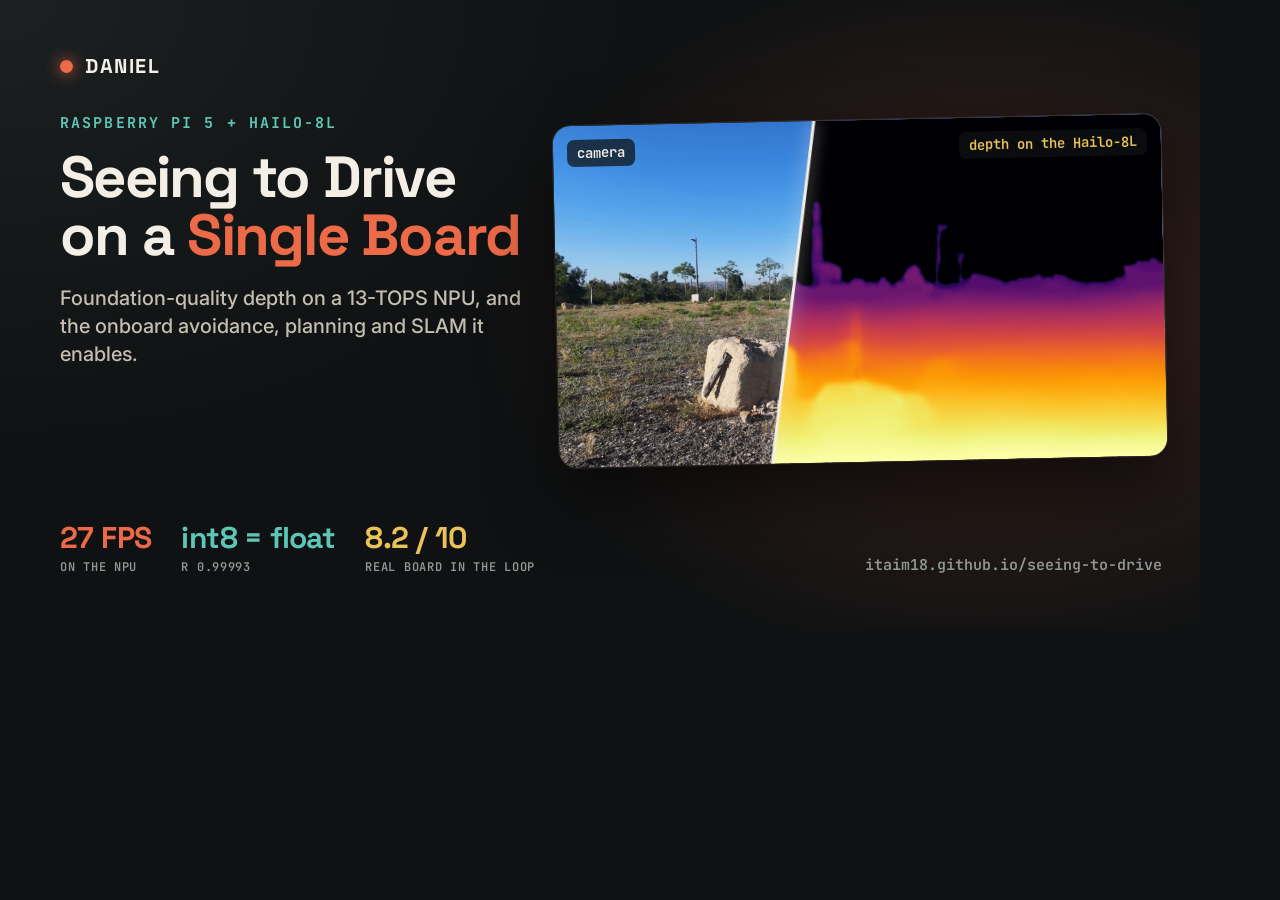
<file: social/card.html>
<!doctype html>
<html lang="en">
<head>
<meta charset="utf-8">
<title>Social card</title>
<link rel="stylesheet" href="https://fonts.googleapis.com/css2?family=Inter:wght@500;600&family=JetBrains+Mono:wght@600;700&family=Space+Grotesk:wght@600;700&display=swap">
<style>
  * { box-sizing: border-box; margin: 0; }
  html, body { width: 1200px; height: 630px; overflow: hidden; background: #0f1112; }
  .card { position: relative; width: 1200px; height: 630px; overflow: hidden; font-family: Inter, sans-serif; color: #f4efe6;
          background:
            radial-gradient(60% 80% at 82% 50%, rgba(236, 106, 72, 0.22) 0%, rgba(236, 106, 72, 0) 70%),
            radial-gradient(90% 120% at 0% 0%, #1c2021 0%, #0f1112 60%); }
  .copy { position: absolute; left: 60px; top: 56px; width: 470px; }
  .brand { display: flex; align-items: center; gap: 12px; font: 700 20px/1 "Space Grotesk", sans-serif; letter-spacing: 0.08em; }
  .dot { width: 13px; height: 13px; border-radius: 50%; background: #ec6a48; box-shadow: 0 0 16px #ec6a48; }
  .eyebrow { margin-top: 38px; font: 700 15px/1.3 "JetBrains Mono", monospace; letter-spacing: 0.14em; text-transform: uppercase; color: #5cc5b4; }
  h1 { margin-top: 14px; font: 700 58px/1.0 "Space Grotesk", sans-serif; letter-spacing: -0.03em; }
  h1 em { font-style: normal; color: #ec6a48; }
  .sub { margin-top: 20px; font: 500 20px/1.42 Inter, sans-serif; color: #c4bdb0; }
  .nums { position: absolute; left: 60px; bottom: 56px; display: flex; gap: 30px; }
  .nums b { display: block; font: 700 30px/1 "Space Grotesk", sans-serif; letter-spacing: -0.02em; }
  .nums span { display: block; margin-top: 7px; font: 600 12px/1.2 "JetBrains Mono", monospace; letter-spacing: 0.06em; text-transform: uppercase; color: #8f9894; }
  .c { color: #ec6a48; } .t { color: #5cc5b4; } .g { color: #e9c25a; }
  /* the visual: the whole real frame, split camera | depth computed on the Hailo-8L */
  .frame { position: absolute; left: 556px; top: 120px; width: 608px; height: 342px; border-radius: 18px; overflow: hidden;
           box-shadow: 0 30px 70px rgba(0, 0, 0, 0.6), 0 0 0 1px rgba(244, 239, 230, 0.14); transform: rotate(-1.2deg); }
  .frame img { position: absolute; inset: 0; width: 100%; height: 100%; object-fit: cover; }
  .frame .dep { clip-path: polygon(43% 0, 100% 0, 100% 100%, 35% 100%); }
  .frame svg { position: absolute; inset: 0; width: 100%; height: 100%; filter: drop-shadow(0 0 8px rgba(244, 239, 230, 0.9)); }
  .lab { position: absolute; top: 14px; padding: 5px 10px; border-radius: 7px; background: rgba(15, 17, 18, 0.72);
         font: 600 14px/1.2 "JetBrains Mono", monospace; }
  .lab.l { left: 14px; } .lab.r { right: 14px; color: #e9c25a; }
  .url { position: absolute; right: 38px; bottom: 56px; font: 600 15px/1.2 "JetBrains Mono", monospace; color: #8f9894; }
</style>
</head>
<body>
<div class="card">
  <div class="copy">
    <div class="brand"><span class="dot"></span>DANIEL</div>
    <div class="eyebrow">Raspberry Pi 5 + Hailo-8L</div>
    <h1>Seeing to Drive<br>on a <em>Single Board</em></h1>
    <p class="sub">Foundation-quality depth on a 13-TOPS NPU, and the onboard avoidance, planning and SLAM it enables.</p>
  </div>
  <div class="frame">
    <img src="rgb.jpg" alt="">
    <img class="dep" src="depth.jpg" alt="">
    <svg viewBox="0 0 100 100" preserveAspectRatio="none" aria-hidden="true"><line x1="43" y1="0" x2="35" y2="100" stroke="#f4efe6" vector-effect="non-scaling-stroke" style="stroke-width:3px"/></svg>
    <span class="lab l">camera</span><span class="lab r">depth on the Hailo-8L</span>
  </div>
  <div class="nums">
    <div><b class="c">27 FPS</b><span>on the NPU</span></div>
    <div><b class="t">int8 = float</b><span>r 0.99993</span></div>
    <div><b class="g">8.2 / 10</b><span>real board in the loop</span></div>
  </div>
  <div class="url">itaim18.github.io/seeing-to-drive</div>
</div>
</body>
</html>
</file>
<file: docs/assets/styles.css>
:root {
  --bg: #0f1112;
  --panel: #171a1b;
  --panel-2: #1e2223;
  --ink: #f4efe6;
  --muted: #c4bdb0;
  --soft: #8f9894;
  --line: rgba(244, 239, 230, 0.12);
  --coral: #ec6a48;
  --teal: #5cc5b4;
  --gold: #e9c25a;
  --slate: #9fb0c4;
  --shadow: 0 18px 50px rgba(0, 0, 0, 0.45);
  --radius: 14px;
  --wrap: 1180px;
  --sans: "Inter", system-ui, -apple-system, "Segoe UI", sans-serif;
  --display: "Space Grotesk", "Inter", system-ui, sans-serif;
  --mono: "JetBrains Mono", ui-monospace, SFMono-Regular, Menlo, monospace;
  color-scheme: dark;
}

* { box-sizing: border-box; }
html { scroll-behavior: smooth; scroll-padding-top: 72px; }
body {
  margin: 0;
  background: var(--bg);
  color: var(--ink);
  font: 400 17px/1.65 var(--sans);
  -webkit-font-smoothing: antialiased;
  overflow-x: hidden;
}
img, video, svg { display: block; max-width: 100%; }
a { color: inherit; }
p a, li a, figcaption a { color: var(--teal); text-decoration-thickness: 1px; text-underline-offset: 3px; }
::selection { background: rgba(236, 106, 72, 0.4); }
:focus-visible { outline: 2px solid var(--gold); outline-offset: 3px; border-radius: 6px; }

/* ---------- header ---------- */
.site-header {
  position: fixed; inset: 0 0 auto 0; z-index: 50;
  display: flex; align-items: center; justify-content: space-between; gap: 16px;
  padding: 14px clamp(16px, 4vw, 40px);
  background: linear-gradient(rgba(15, 17, 18, 0.9), rgba(15, 17, 18, 0.55));
  backdrop-filter: blur(14px); -webkit-backdrop-filter: blur(14px);
  border-bottom: 1px solid var(--line);
}
.brand { font: 700 1.05rem/1 var(--display); letter-spacing: 0.06em; text-decoration: none; display: flex; align-items: center; gap: 10px; }
.brand-dot { width: 10px; height: 10px; border-radius: 50%; background: var(--coral); box-shadow: 0 0 14px var(--coral); }
.nav-links { display: flex; gap: clamp(10px, 2.2vw, 26px); font-size: 0.92rem; color: var(--muted); }
.nav-links a { text-decoration: none; transition: color 0.15s; }
.nav-links a:hover { color: var(--ink); }
@media (max-width: 640px) { .nav-links .opt { display: none; } }

/* ---------- hero ---------- */
.hero { position: relative; min-height: clamp(640px, 100svh, 1000px); display: grid; align-items: end; overflow: hidden; background: #000; }
.hero-video { position: absolute; inset: 0; width: 100%; height: 100%; object-fit: cover; opacity: 0.94; }
.hero-scrim {
  position: absolute; inset: 0;
  background:
    linear-gradient(180deg, rgba(15, 17, 18, 0.5) 0%, rgba(15, 17, 18, 0) 24%, rgba(15, 17, 18, 0.12) 60%, var(--bg) 100%),
    radial-gradient(105% 90% at 0% 85%, rgba(15, 17, 18, 0.8) 0%, rgba(15, 17, 18, 0) 64%);
}
.hero-copy { position: relative; width: min(var(--wrap), 100% - 32px); margin: 0 auto; padding: 120px 0 clamp(48px, 9vh, 96px); }
.hero-copy .eyebrow, .hero-copy h1, .subtitle, .author, .wipe-hint { text-shadow: 0 2px 18px rgba(0, 0, 0, 0.6), 0 1px 3px rgba(0, 0, 0, 0.5); }
.eyebrow { margin: 0 0 14px; font: 700 0.76rem/1.3 var(--mono); letter-spacing: 0.16em; text-transform: uppercase; color: var(--teal); }
.hero h1 { margin: 0; font: 700 clamp(2.5rem, 7vw, 5.8rem)/0.98 var(--display); letter-spacing: -0.03em; max-width: 13ch; }
.hero h1 em { font-style: normal; color: var(--coral); }
.subtitle { margin: 22px 0 0; max-width: 62ch; font-size: clamp(1.05rem, 1.7vw, 1.3rem); color: var(--muted); }
.author { margin: 18px 0 0; font: 500 1rem/1.4 var(--sans); color: var(--ink); }
.author span { color: var(--soft); }
.hero-actions { display: flex; flex-wrap: wrap; gap: 10px; margin-top: 28px; }
.button {
  display: inline-flex; align-items: center; gap: 9px; min-height: 44px; padding: 10px 16px;
  border-radius: 10px; border: 1px solid var(--line); text-decoration: none;
  font: 650 0.95rem/1 var(--sans); color: var(--ink); background: rgba(244, 239, 230, 0.08);
  transition: background 0.16s ease, transform 0.16s ease, border-color 0.16s ease;
}
.button svg { width: 18px; height: 18px; fill: currentColor; flex: none; }
.button:hover { background: rgba(244, 239, 230, 0.16); transform: translateY(-1px); }
.button.primary { background: var(--gold); color: #1a1508; border-color: transparent; }
.button.primary:hover { background: #f3d27a; }
.wipe-hint { margin-top: 26px; display: flex; gap: 18px; font: 500 0.78rem/1.3 var(--mono); color: var(--soft); letter-spacing: 0.04em; }
.wipe-hint b { color: var(--muted); font-weight: 600; }

/* ---------- layout ---------- */
.section { width: min(var(--wrap), 100% - 32px); margin: 0 auto; padding: clamp(56px, 9vw, 110px) 0 0; }
.section-heading { max-width: 760px; margin-bottom: 30px; }
.section-heading h2 { margin: 0; font: 700 clamp(1.8rem, 3.6vw, 2.9rem)/1.08 var(--display); letter-spacing: -0.02em; }
.section-heading p { color: var(--muted); margin: 14px 0 0; }
.lead { font-size: clamp(1.08rem, 1.6vw, 1.28rem); color: var(--ink); max-width: 66ch; }

/* ---------- key numbers ---------- */
.keys { display: grid; grid-template-columns: repeat(4, 1fr); gap: 1px; background: var(--line); border: 1px solid var(--line); border-radius: var(--radius); overflow: hidden; }
.key { background: var(--panel); padding: 22px 22px 20px; }
.key b { display: block; font: 700 clamp(1.7rem, 3vw, 2.4rem)/1.05 var(--display); letter-spacing: -0.02em; }
.key b.c { color: var(--coral); } .key b.t { color: var(--teal); } .key b.g { color: var(--gold); }
.key span { display: block; margin-top: 8px; font-size: 0.9rem; color: var(--muted); line-height: 1.45; }
@media (max-width: 860px) { .keys { grid-template-columns: repeat(2, 1fr); } }
@media (max-width: 420px) { .keys { grid-template-columns: 1fr; } }

/* ---------- video cards ---------- */
.video-grid { display: grid; grid-template-columns: repeat(2, minmax(0, 1fr)); gap: 22px; }
.video-card, .card { background: var(--panel); border: 1px solid var(--line); border-radius: var(--radius); overflow: hidden; box-shadow: var(--shadow); }
.video-card video { width: 100%; aspect-ratio: 16 / 9; object-fit: cover; background: #000; }
.video-card.feature { grid-column: 1 / -1; }
.video-copy { padding: 16px 20px 20px; }
.video-copy h3, .card h3 { margin: 0; font: 650 1.1rem/1.3 var(--display); }
.video-copy p, .card p { margin: 8px 0 0; font-size: 0.94rem; color: var(--muted); }
.tag { display: inline-block; margin-bottom: 8px; padding: 3px 8px; border-radius: 999px; font: 600 0.7rem/1.4 var(--mono); letter-spacing: 0.06em; text-transform: uppercase; background: rgba(92, 197, 180, 0.14); color: var(--teal); }
.tag.c { background: rgba(236, 106, 72, 0.15); color: var(--coral); }
.tag.g { background: rgba(233, 194, 90, 0.15); color: var(--gold); }
@media (max-width: 800px) { .video-grid { grid-template-columns: 1fr; } }

/* ---------- compare slider ---------- */
.compare-wrap { display: grid; grid-template-columns: minmax(0, 1.6fr) minmax(0, 1fr); gap: 26px; align-items: center; }
.compare { position: relative; border-radius: var(--radius); overflow: hidden; aspect-ratio: 16 / 9; background: #000; box-shadow: var(--shadow); touch-action: pan-y; user-select: none; }
.compare img { position: absolute; inset: 0; width: 100%; height: 100%; object-fit: cover; }
.compare .top { clip-path: inset(0 0 0 var(--pos, 50%)); }
.compare .bar { position: absolute; top: 0; bottom: 0; left: var(--pos, 50%); width: 2px; background: var(--ink); box-shadow: 0 0 14px rgba(244, 239, 230, 0.7); pointer-events: none; }
.compare .knob { position: absolute; top: 50%; left: var(--pos, 50%); width: 42px; height: 42px; margin: -21px 0 0 -21px; border-radius: 50%; background: rgba(15, 17, 18, 0.75); border: 2px solid var(--ink); display: grid; place-items: center; font: 700 0.85rem/1 var(--mono); pointer-events: none; }
.compare .lab { position: absolute; top: 12px; padding: 4px 9px; border-radius: 6px; background: rgba(15, 17, 18, 0.7); font: 600 0.72rem/1.4 var(--mono); letter-spacing: 0.04em; }
.compare .lab.l { left: 12px; } .compare .lab.r { right: 12px; color: var(--gold); }
.compare input[type="range"] { position: absolute; inset: 0; width: 100%; height: 100%; opacity: 0; cursor: ew-resize; margin: 0; }
.tabs { display: flex; gap: 8px; flex-wrap: wrap; margin-top: 18px; }
.tabs button { min-height: 40px; padding: 8px 14px; border-radius: 9px; border: 1px solid var(--line); background: var(--panel-2); color: var(--muted); font: 600 0.85rem/1 var(--sans); cursor: pointer; }
.tabs button[aria-pressed="true"] { background: var(--ink); color: var(--bg); border-color: transparent; }
@media (max-width: 860px) { .compare-wrap { grid-template-columns: 1fr; } }

/* ---------- method ---------- */
.method { display: grid; grid-template-columns: repeat(3, minmax(0, 1fr)); gap: 22px; }
.card { padding: 22px; }
.card .num { font: 700 0.78rem/1 var(--mono); color: var(--coral); letter-spacing: 0.1em; }
.card h3 { margin-top: 10px; font-size: 1.22rem; }
.card figure { margin: 16px -22px -22px; border-top: 1px solid var(--line); background: #fff; }
.card figure.dark { background: var(--panel-2); padding: 14px 18px; }
.card figure img { width: 100%; }
.eq { margin: 14px 0 0; padding: 12px 14px; border-radius: 10px; background: var(--panel-2); font: 500 1.05rem/1.4 var(--mono); color: var(--gold); text-align: center; }
@media (max-width: 980px) { .method { grid-template-columns: 1fr; } }

.pipeline { list-style: none; margin: 34px 0 0; padding: 0; display: grid; grid-template-columns: repeat(6, minmax(0, 1fr)); gap: 12px; counter-reset: st; }
.pipeline li { position: relative; padding: 16px 16px 14px; border-radius: 12px; background: var(--panel); border: 1px solid var(--line); }
.pipeline li::after { content: "→"; position: absolute; right: -11px; top: 50%; transform: translateY(-50%); color: var(--soft); font-size: 0.9rem; z-index: 1; }
.pipeline li:last-child::after { content: none; }
.pipeline .where { font: 600 0.68rem/1.3 var(--mono); letter-spacing: 0.08em; text-transform: uppercase; color: var(--teal); }
.pipeline .where.npu { color: var(--gold); }
.pipeline strong { display: block; margin-top: 6px; font: 650 0.98rem/1.25 var(--display); }
.pipeline span.t { display: block; margin-top: 6px; font: 500 0.8rem/1.3 var(--mono); color: var(--muted); }
@media (max-width: 980px) { .pipeline { grid-template-columns: repeat(2, minmax(0, 1fr)); } .pipeline li::after { content: none; } }

/* ---------- results ---------- */
.panel { background: var(--panel); border: 1px solid var(--line); border-radius: var(--radius); padding: 22px; box-shadow: var(--shadow); }
.chart-head { display: flex; flex-wrap: wrap; justify-content: space-between; gap: 12px; align-items: center; margin-bottom: 8px; }
.chart-head h3 { margin: 0; font: 650 1.1rem/1.3 var(--display); }
#chart { width: 100%; height: auto; }
#chart text { fill: var(--muted); font: 12px var(--sans); }
#chart .grid { stroke: rgba(244, 239, 230, 0.08); }
#chart .axis { stroke: rgba(244, 239, 230, 0.3); }
#chart .ref { stroke: var(--soft); stroke-dasharray: 5 5; }
#chart .reflab { fill: var(--soft); font-size: 11px; }
#chart .pt { fill: var(--slate); }
#chart .pt.ours { fill: var(--coral); filter: drop-shadow(0 0 8px rgba(236, 106, 72, 0.8)); }
#chart .lab { fill: var(--ink); font-size: 12px; font-weight: 600; }
#chart .lab.ours { fill: var(--coral); font-weight: 700; }
.tip { min-height: 1.6em; margin: 6px 0 0; font: 500 0.85rem/1.5 var(--mono); color: var(--muted); }
.table-scroll { overflow-x: auto; margin-top: 22px; border-radius: 12px; border: 1px solid var(--line); }
table { width: 100%; border-collapse: collapse; font-size: 0.92rem; min-width: 640px; }
th, td { padding: 11px 14px; text-align: left; border-bottom: 1px solid var(--line); white-space: nowrap; }
th { font: 600 0.72rem/1.3 var(--mono); letter-spacing: 0.08em; text-transform: uppercase; color: var(--soft); background: var(--panel-2); }
td.n, th.n { text-align: right; font-family: var(--mono); }
tr.ours td { color: var(--coral); font-weight: 650; }
tr.sep td { font: 600 0.72rem/1.3 var(--mono); letter-spacing: 0.08em; text-transform: uppercase; color: var(--soft); background: var(--panel-2); }
tbody tr:last-child td { border-bottom: 0; }
.figure { margin: 22px 0 0; }
.figure img { width: 100%; border-radius: 12px; background: #fff; }
.figure figcaption { margin-top: 10px; font-size: 0.9rem; color: var(--muted); }
.two { display: grid; grid-template-columns: repeat(2, minmax(0, 1fr)); gap: 22px; }
@media (max-width: 860px) { .two { grid-template-columns: 1fr; } }
.budget { display: grid; gap: 10px; margin-top: 8px; }
.brow { display: grid; grid-template-columns: minmax(150px, 0.9fr) 2fr auto; gap: 14px; align-items: center; font-size: 0.92rem; }
.brow .track { height: 12px; border-radius: 99px; background: rgba(244, 239, 230, 0.07); overflow: hidden; }
.brow .fill { height: 100%; border-radius: 99px; background: var(--slate); }
.brow.ours .fill { background: var(--coral); } .brow.own .fill { background: var(--teal); } .brow.pi .fill { background: var(--gold); }
.brow .v { font: 600 0.9rem/1 var(--mono); min-width: 4.6em; text-align: right; }
@media (max-width: 560px) { .brow { grid-template-columns: 1fr auto; } .brow .track { grid-column: 1 / -1; order: 3; } }

.limits { display: grid; grid-template-columns: repeat(2, minmax(0, 1fr)); gap: 14px 30px; padding: 0; list-style: none; }
.limits li { padding-left: 18px; position: relative; color: var(--muted); }
.limits li::before { content: ""; position: absolute; left: 0; top: 0.7em; width: 7px; height: 7px; border-radius: 2px; background: var(--gold); }
.limits b { color: var(--ink); }
@media (max-width: 760px) { .limits { grid-template-columns: 1fr; } }

.resources { display: grid; grid-template-columns: repeat(5, minmax(0, 1fr)); gap: 14px; }
.res { display: block; padding: 18px; border-radius: 12px; background: var(--panel); border: 1px solid var(--line); text-decoration: none; transition: border-color 0.15s, transform 0.15s; }
.res:hover { border-color: rgba(244, 239, 230, 0.35); transform: translateY(-2px); }
.res b { display: block; font: 650 1rem/1.3 var(--display); }
.res span { display: block; margin-top: 6px; font-size: 0.84rem; color: var(--muted); }
@media (max-width: 980px) { .resources { grid-template-columns: repeat(2, minmax(0, 1fr)); } }

.bib { position: relative; }
.bib pre { margin: 0; padding: 20px; overflow-x: auto; border-radius: 12px; background: var(--panel); border: 1px solid var(--line); font: 500 0.85rem/1.6 var(--mono); color: var(--muted); }
.copy { position: absolute; top: 10px; right: 10px; min-height: 36px; padding: 6px 12px; border-radius: 8px; border: 1px solid var(--line); background: var(--panel-2); color: var(--ink); font: 600 0.8rem/1 var(--sans); cursor: pointer; }

footer { width: min(var(--wrap), 100% - 32px); margin: 90px auto 0; padding: 26px 0 40px; border-top: 1px solid var(--line); display: flex; flex-wrap: wrap; gap: 12px 24px; justify-content: space-between; font-size: 0.86rem; color: var(--soft); }
footer a { color: var(--muted); }

@media (prefers-reduced-motion: reduce) { html { scroll-behavior: auto; } .button, .res { transition: none; } }

.hero-copy .eyebrow { display: inline-block; padding: 6px 11px; border-radius: 8px; background: rgba(15, 17, 18, 0.62); backdrop-filter: blur(6px); }

/* real-world SLAM section (2026-10-19) */
.rw-legend { display: flex; flex-wrap: wrap; gap: 6px 16px; margin: 4px 0 12px; }
.rw-key { display: inline-flex; align-items: center; gap: 7px; color: var(--muted); font-size: 0.9rem; background: none; border: 1px solid var(--line); border-radius: 99px; padding: 4px 10px; cursor: pointer; font-family: inherit; }
.rw-key[aria-pressed="false"] { opacity: 0.45; }
.rw-key:focus-visible { outline: 2px solid var(--ink); outline-offset: 2px; }
tr.partial td { color: var(--soft); font-style: italic; }
.rw-key i { width: 16px; height: 3px; border-radius: 2px; display: inline-block; }
.rw-maps { display: grid; grid-template-columns: 1fr 1fr; gap: 16px; }
.rw-maps figure { margin: 0; }
.rw-maps img { width: 100%; height: auto; border-radius: 10px; display: block; background: #171a1b; }
.rw-maps figcaption { color: var(--muted); font-size: 0.9rem; margin-top: 8px; }
.rw-notes li { margin: 6px 0; color: var(--muted); }
@media (max-width: 760px) { .rw-maps { grid-template-columns: 1fr; } }
</file>
